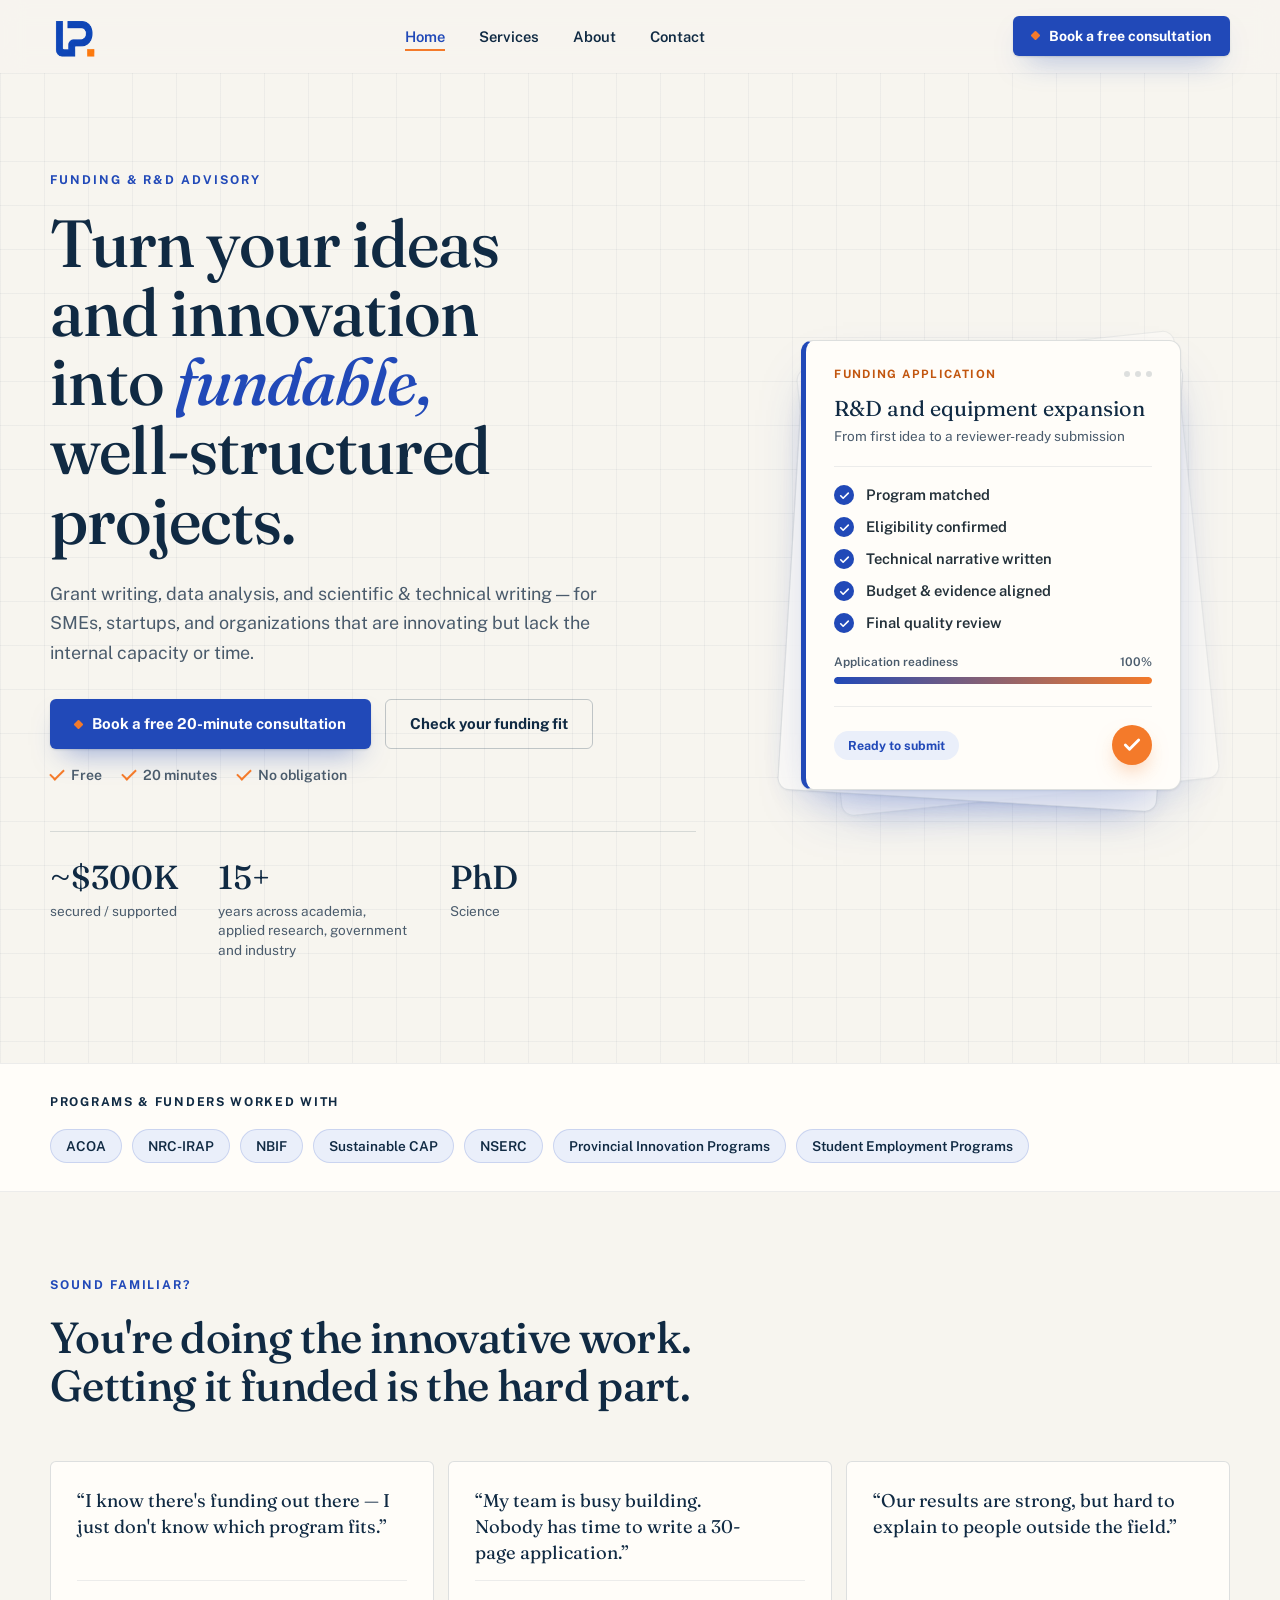
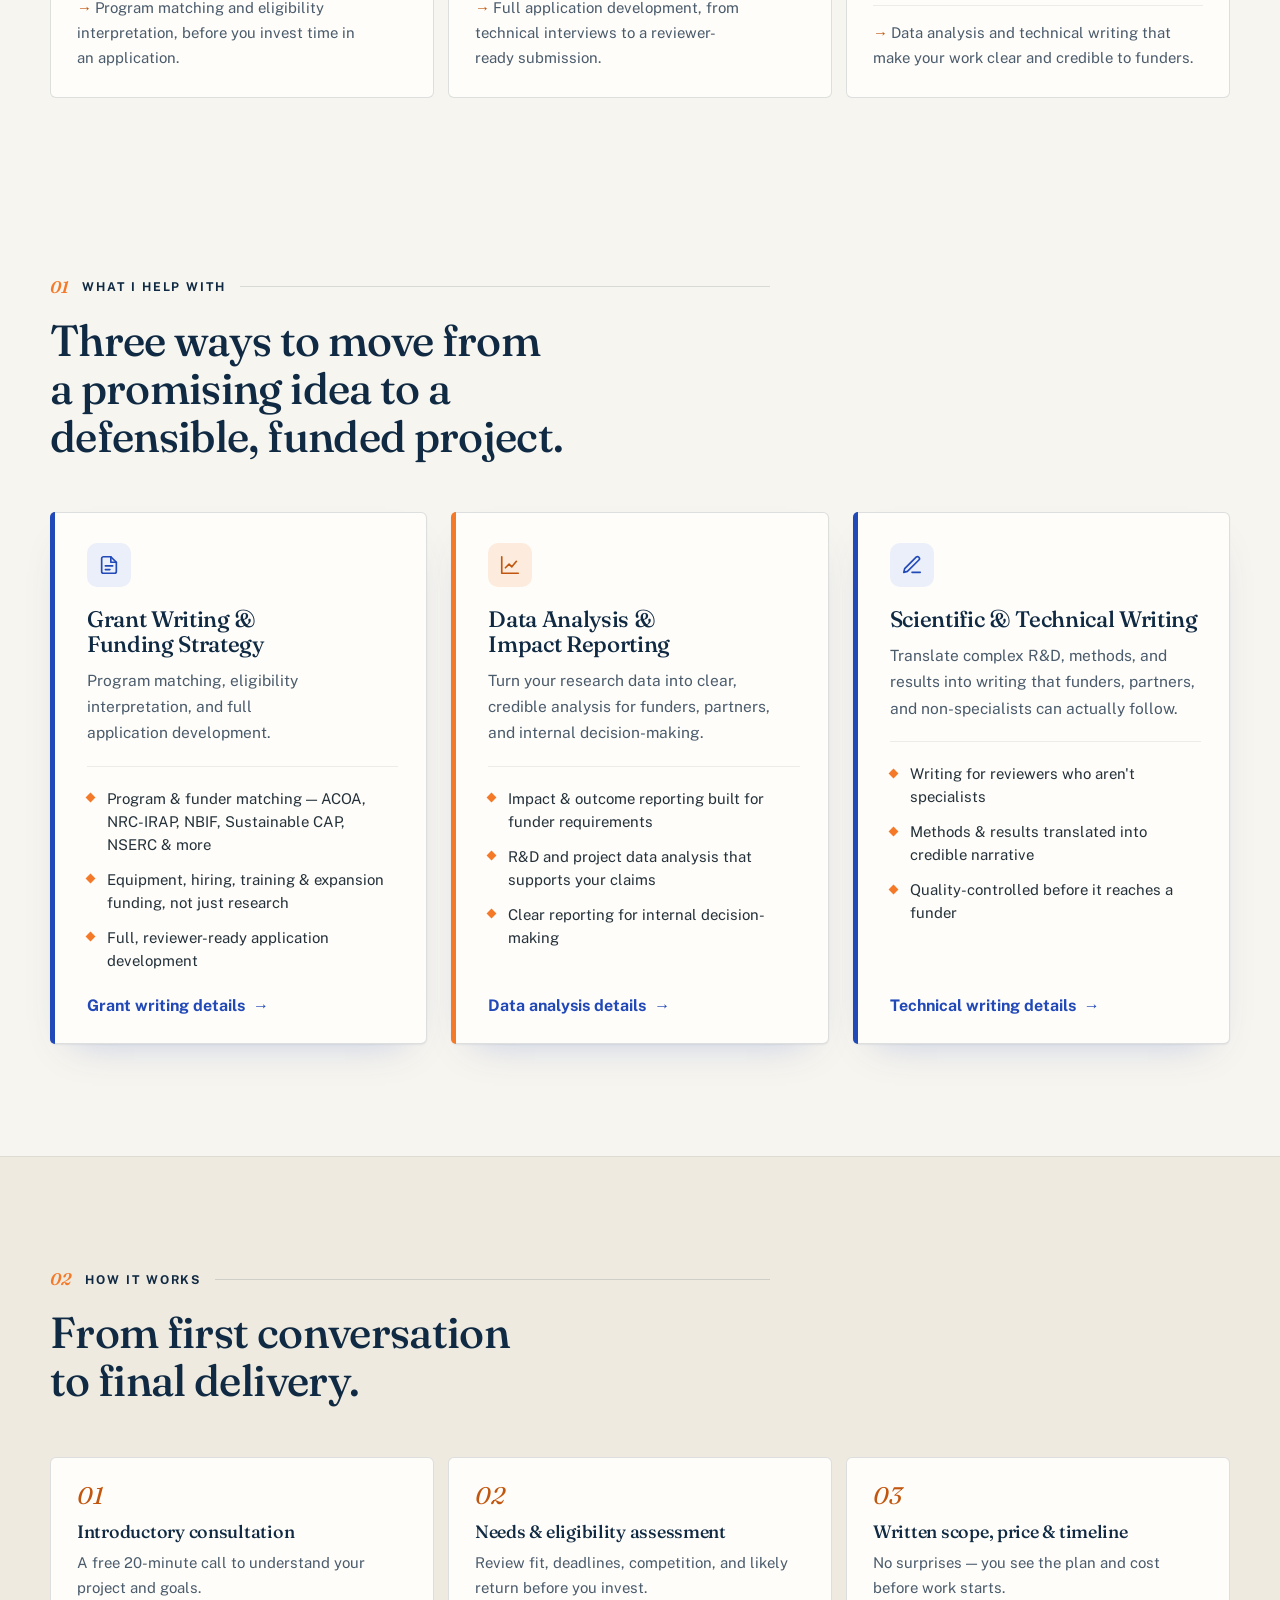
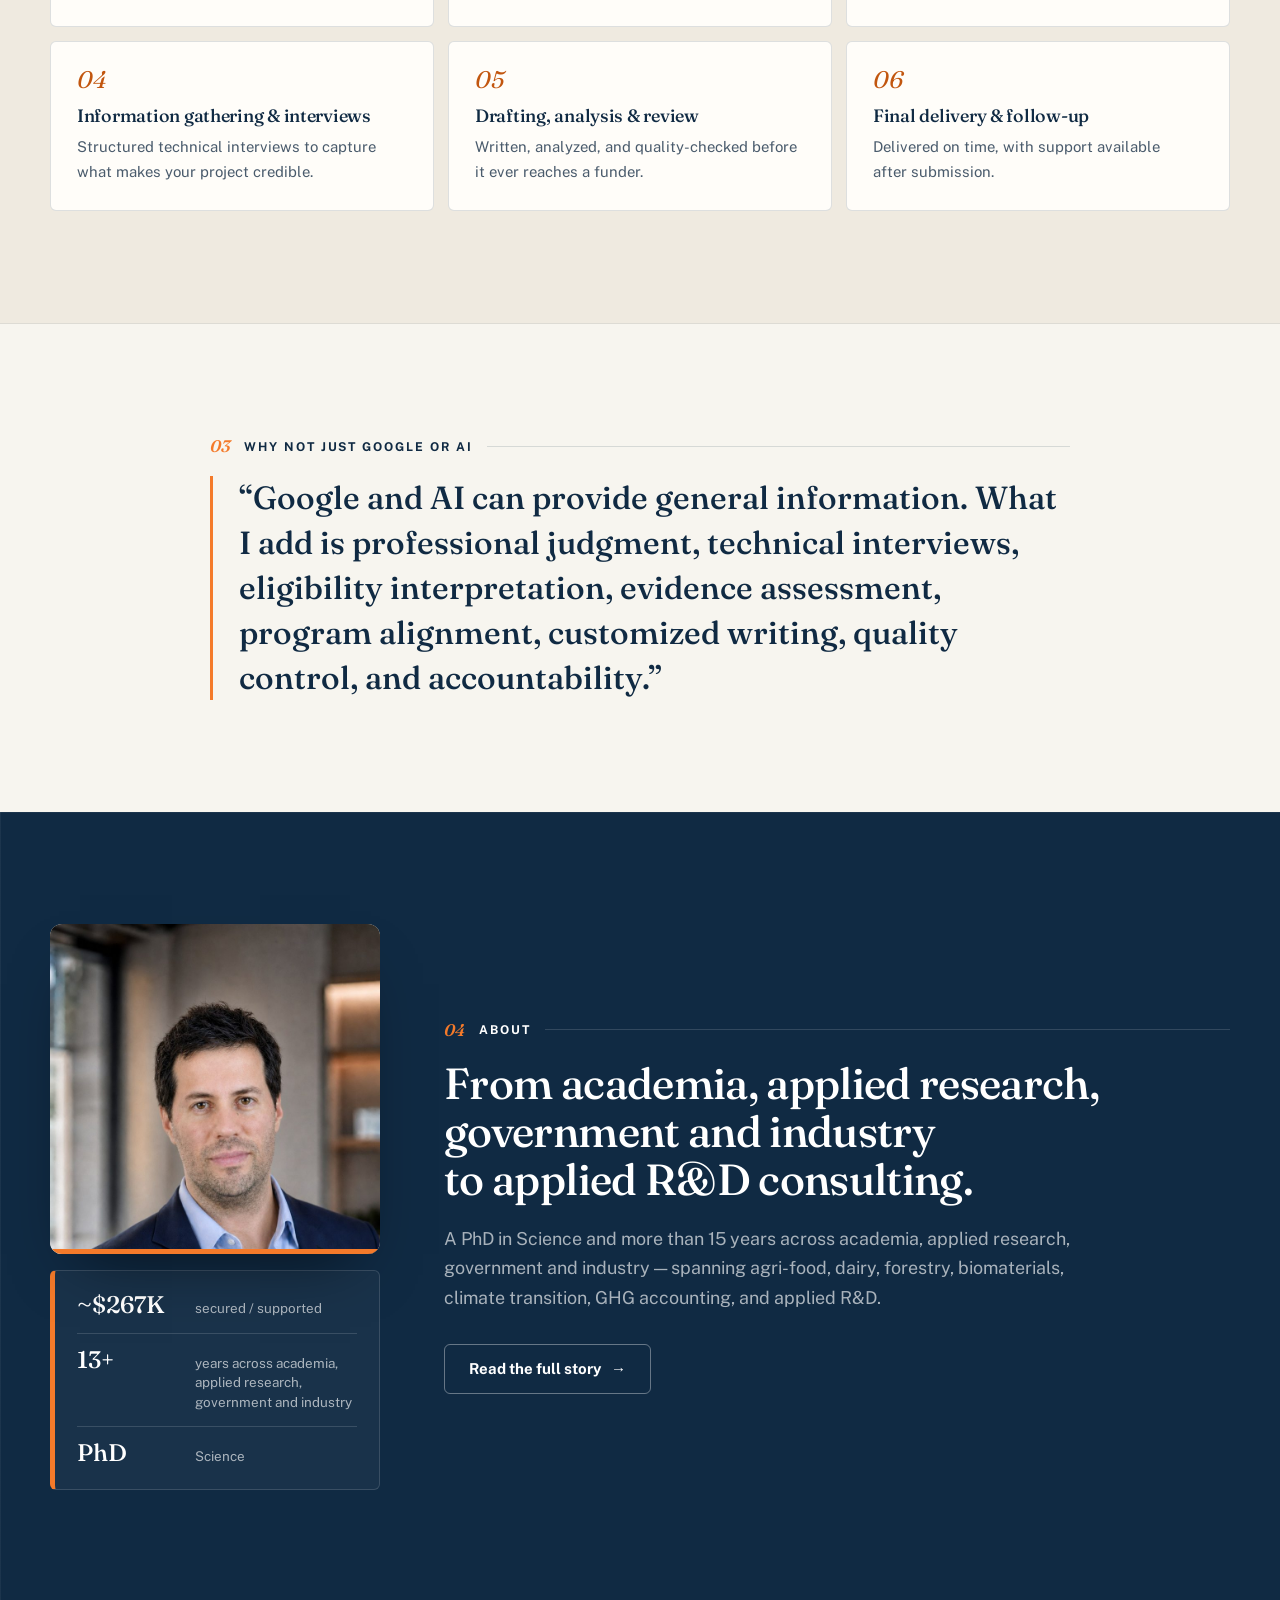
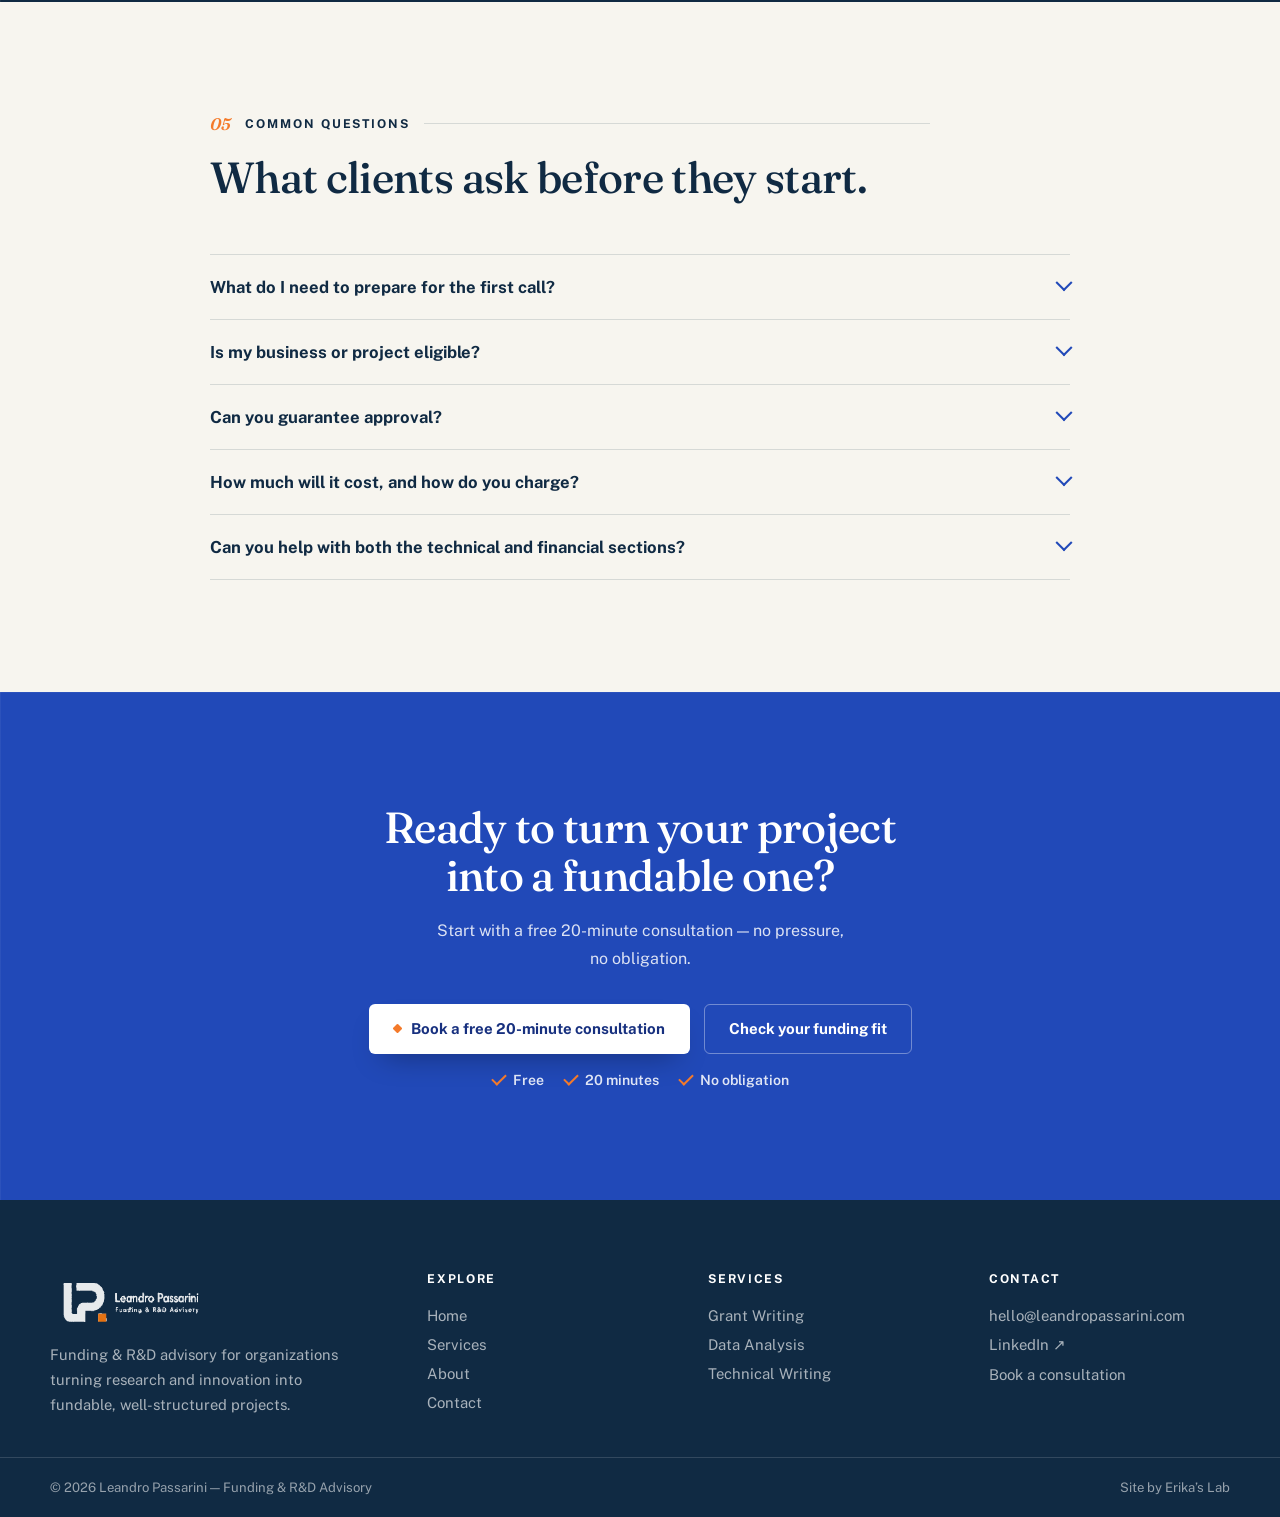
<file: index.html>
<!doctype html>
<html lang="en-CA">
<head>
<meta charset="UTF-8">
<meta name="viewport" content="width=device-width, initial-scale=1.0">
<title>Leandro Passarini | Grant Writing &amp; R&amp;D Funding Advisory in Canada</title>
<meta name="description" content="PhD-led grant writing, funding strategy, data analysis and technical writing for SMEs, startups and organizations in Canada. ACOA, NRC-IRAP, NBIF, Sustainable CAP, NSERC and more.">
<link rel="canonical" href="https://erikaxiataki.github.io/leandro-passarini-advisory/">
<meta name="theme-color" content="#102A43">
<meta property="og:type" content="website">
<meta property="og:site_name" content="Leandro Passarini — Funding &amp; R&amp;D Advisory">
<meta property="og:locale" content="en_CA">
<meta property="og:title" content="Turn your ideas and innovation into fundable, well-structured projects">
<meta property="og:description" content="Grant writing, funding strategy, data analysis and technical writing from a PhD researcher with 15+ years across academia, applied research, government and industry.">
<meta property="og:url" content="https://erikaxiataki.github.io/leandro-passarini-advisory/">
<meta property="og:image" content="https://erikaxiataki.github.io/leandro-passarini-advisory/assets/img/og-image.png">
<meta property="og:image:width" content="1200">
<meta property="og:image:height" content="630">
<meta name="twitter:card" content="summary_large_image">
<link rel="icon" href="assets/img/favicon.ico" sizes="any">
<link rel="icon" type="image/png" sizes="32x32" href="assets/img/favicon-32.png">
<link rel="apple-touch-icon" href="assets/img/favicon-180.png">
<link rel="preconnect" href="https://fonts.googleapis.com">
<link rel="preconnect" href="https://fonts.gstatic.com" crossorigin>
<link rel="stylesheet" href="https://fonts.googleapis.com/css2?family=Fraunces:ital,opsz,wght@0,9..144,400;0,9..144,500;0,9..144,600;1,9..144,400;1,9..144,500&amp;family=Public+Sans:wght@400;500;600;700&amp;display=swap">
<link rel="stylesheet" href="assets/css/style.css">
<script>document.documentElement.classList.add('js')</script>
<script type="application/ld+json">
{
  "@context": "https://schema.org",
  "@graph": [
    {
      "@type": "ProfessionalService",
      "@id": "https://erikaxiataki.github.io/leandro-passarini-advisory/#business",
      "name": "Leandro Passarini — Funding & R&D Advisory",
      "url": "https://erikaxiataki.github.io/leandro-passarini-advisory/",
      "logo": "https://erikaxiataki.github.io/leandro-passarini-advisory/assets/img/logo-lockup.png",
      "image": "https://erikaxiataki.github.io/leandro-passarini-advisory/assets/img/og-image.png",
      "email": "hello@leandropassarini.com",
      "description": "Grant writing, funding strategy, data analysis and scientific & technical writing for SMEs, startups and organizations.",
      "areaServed": { "@type": "Country", "name": "Canada" },
      "founder": { "@id": "https://erikaxiataki.github.io/leandro-passarini-advisory/about.html#person" },
      "sameAs": ["https://www.linkedin.com/in/passarinileandro/"],
      "knowsAbout": ["Grant writing", "Funding strategy", "R&D funding", "Data analysis", "Impact reporting", "Scientific writing", "Technical writing", "GHG accounting", "Agri-food", "Forestry", "Biomaterials"],
      "hasOfferCatalog": {
        "@type": "OfferCatalog",
        "name": "Services",
        "itemListElement": [
          { "@type": "Offer", "itemOffered": { "@type": "Service", "name": "Grant Writing & Funding Strategy", "url": "https://erikaxiataki.github.io/leandro-passarini-advisory/services.html#grants" } },
          { "@type": "Offer", "itemOffered": { "@type": "Service", "name": "Data Analysis & Impact Reporting", "url": "https://erikaxiataki.github.io/leandro-passarini-advisory/services.html#data" } },
          { "@type": "Offer", "itemOffered": { "@type": "Service", "name": "Scientific & Technical Writing", "url": "https://erikaxiataki.github.io/leandro-passarini-advisory/services.html#writing" } }
        ]
      }
    },
    {
      "@type": "WebSite",
      "@id": "https://erikaxiataki.github.io/leandro-passarini-advisory/#website",
      "url": "https://erikaxiataki.github.io/leandro-passarini-advisory/",
      "name": "Leandro Passarini — Funding & R&D Advisory",
      "inLanguage": "en-CA",
      "publisher": { "@id": "https://erikaxiataki.github.io/leandro-passarini-advisory/#business" }
    }
  ]
}
</script>
</head>
<body>
<a class="skip-link" href="#main">Skip to content</a>

<header class="site-header">
  <div class="nav-row">
    <a href="index.html" class="brand" aria-label="Leandro Passarini — home">
      <img src="assets/img/logo-icon.png" alt="" width="160" height="152">
    </a>
    <nav class="nav-links" aria-label="Primary">
      <a href="index.html" aria-current="page">Home</a>
      <a href="services.html">Services</a>
      <a href="about.html">About</a>
      <a href="contact.html">Contact</a>
    </nav>
    <div class="nav-cta">
      <a href="contact.html" class="btn btn-primary btn-sm"><span class="dot"></span>Book a free consultation</a>
      <button class="nav-toggle" type="button" aria-expanded="false" aria-controls="mobile-panel" aria-label="Open menu"><span></span></button>
    </div>
  </div>
  <nav id="mobile-panel" class="mobile-panel" aria-label="Mobile">
    <a href="index.html" aria-current="page">Home</a>
    <a href="services.html">Services</a>
    <a href="about.html">About</a>
    <a href="contact.html">Contact</a>
    <a href="contact.html" class="btn btn-primary btn-block"><span class="dot"></span>Book a free consultation</a>
  </nav>
</header>

<main id="main">

<!-- ============ HERO ============ -->
<section class="hero blueprint">
  <div class="container hero-grid">
    <div>
      <p class="eyebrow">Funding &amp; R&amp;D Advisory</p>
      <h1 class="flow-text">
        <span class="word" style="--i:0"><span>Turn</span></span> <span class="word" style="--i:1"><span>your</span></span> <span class="word" style="--i:2"><span>ideas</span></span> <span class="word" style="--i:3"><span>and</span></span> <span class="word" style="--i:4"><span>innovation</span></span> <span class="word" style="--i:5"><span>into</span></span> <span class="word" style="--i:6"><span class="accent">fundable,</span></span> <span class="word" style="--i:7"><span>well-structured</span></span> <span class="word" style="--i:8"><span>projects.</span></span>
      </h1>
      <p class="lede">
        Grant writing, data analysis, and scientific &amp; technical writing — for SMEs, startups,
        and organizations that are innovating but lack the internal capacity or time.
      </p>
      <div class="btn-row">
        <a href="contact.html" class="btn btn-primary"><span class="dot"></span>Book a free 20-minute consultation</a>
        <a href="contact.html#fit" class="btn btn-secondary">Check your funding fit</a>
      </div>
      <ul class="reassure">
        <li>Free</li><li>20 minutes</li><li>No obligation</li>
      </ul>
      <div class="stat-row">
        <div class="stat"><span class="num"><span class="count-up" data-target="300" data-prefix="~$" data-suffix="K">~$300K</span></span><span class="lbl">secured / supported</span></div>
        <div class="stat"><span class="num"><span class="count-up" data-target="15" data-suffix="+">15+</span></span><span class="lbl">years across academia, applied research, government and industry</span></div>
        <div class="stat"><span class="num">PhD</span><span class="lbl">Science</span></div>
      </div>
    </div>

    <div class="hero-visual" aria-hidden="true">
      <div class="app-stack">
        <div class="app-back app-back--2"></div>
        <div class="app-back app-back--1"></div>
        <div class="app-card">
          <div class="app-head">
            <span class="app-tag">Funding application</span>
            <span class="app-dots"><span></span><span></span><span></span></span>
          </div>
          <p class="app-title">R&amp;D and equipment expansion</p>
          <p class="app-sub">From first idea to a reviewer-ready submission</p>
          <ul class="app-steps">
            <li style="--d:0">Program matched</li>
            <li style="--d:1">Eligibility confirmed</li>
            <li style="--d:2">Technical narrative written</li>
            <li style="--d:3">Budget &amp; evidence aligned</li>
            <li style="--d:4">Final quality review</li>
          </ul>
          <div class="app-progress">
            <div class="app-progress-row"><span>Application readiness</span><span>100%</span></div>
            <div class="app-progress-track"><div class="app-progress-fill"></div></div>
          </div>
          <div class="app-foot">
            <span class="app-badge">Ready to submit</span>
            <span class="app-check"><svg viewBox="0 0 24 24"><path d="M4 12l5 5 11-11"/></svg></span>
          </div>
        </div>
      </div>
    </div>
  </div>
</section>

<!-- ============ PROGRAMS ============ -->
<section class="programs" aria-labelledby="programs-title">
  <div class="container programs-row">
    <p class="programs-title" id="programs-title">Programs &amp; funders worked with</p>
    <ul class="pill-list" style="list-style:none; padding:0; margin:0;">
      <li class="tag-pill">ACOA</li>
      <li class="tag-pill">NRC-IRAP</li>
      <li class="tag-pill">NBIF</li>
      <li class="tag-pill">Sustainable CAP</li>
      <li class="tag-pill">NSERC</li>
      <li class="tag-pill">Provincial Innovation Programs</li>
      <li class="tag-pill">Student Employment Programs</li>
    </ul>
  </div>
</section>

<!-- ============ PAIN POINTS ============ -->
<section class="section section--tight" aria-labelledby="pain-title">
  <div class="container">
    <div class="section-head reveal">
      <p class="eyebrow">Sound familiar?</p>
      <h2 id="pain-title">You're doing the innovative work. Getting it funded is the hard part.</h2>
    </div>
    <div class="grid grid-3 gap-sm reveal-stagger">
      <div class="pain reveal">
        <p class="pain-q">&ldquo;I know there's funding out there — I just don't know which program fits.&rdquo;</p>
        <p class="pain-a">Program matching and eligibility interpretation, before you invest time in an application.</p>
      </div>
      <div class="pain reveal">
        <p class="pain-q">&ldquo;My team is busy building. Nobody has time to write a 30-page application.&rdquo;</p>
        <p class="pain-a">Full application development, from technical interviews to a reviewer-ready submission.</p>
      </div>
      <div class="pain reveal">
        <p class="pain-q">&ldquo;Our results are strong, but hard to explain to people outside the field.&rdquo;</p>
        <p class="pain-a">Data analysis and technical writing that make your work clear and credible to funders.</p>
      </div>
    </div>
  </div>
</section>

<!-- ============ SERVICES ============ -->
<section id="services" class="section" aria-labelledby="services-title">
  <div class="container">
    <div class="section-head reveal">
      <div class="section-label"><span class="num">01</span><span class="txt">What I help with</span><span class="rule"></span></div>
      <h2 id="services-title">Three ways to move from a promising idea to a defensible, funded project.</h2>
    </div>

    <div class="grid grid-3 services-grid reveal-stagger">
      <article class="report-card service-card reveal">
        <div class="icon" aria-hidden="true"><svg viewBox="0 0 24 24" fill="none" stroke="currentColor" stroke-width="1.8" stroke-linecap="round" stroke-linejoin="round"><path d="M14 3H6a2 2 0 0 0-2 2v14a2 2 0 0 0 2 2h12a2 2 0 0 0 2-2V9z"/><path d="M14 3v6h6M8 13h8M8 17h5"/></svg></div>
        <h3>Grant Writing &amp; Funding Strategy</h3>
        <p>Program matching, eligibility interpretation, and full application development.</p>
        <ul class="check-list">
          <li>Program &amp; funder matching — ACOA, NRC-IRAP, NBIF, Sustainable CAP, NSERC &amp; more</li>
          <li>Equipment, hiring, training &amp; expansion funding, not just research</li>
          <li>Full, reviewer-ready application development</li>
        </ul>
        <a href="services.html#grants" class="text-link">Grant writing details <span aria-hidden="true">→</span></a>
      </article>

      <article class="report-card service-card spine-orange reveal">
        <div class="icon" aria-hidden="true"><svg viewBox="0 0 24 24" fill="none" stroke="currentColor" stroke-width="1.8" stroke-linecap="round" stroke-linejoin="round"><path d="M3 3v18h18"/><path d="M7 15l4-4 3 3 5-6"/></svg></div>
        <h3>Data Analysis &amp; Impact Reporting</h3>
        <p>Turn your research data into clear, credible analysis for funders, partners, and internal decision-making.</p>
        <ul class="check-list">
          <li>Impact &amp; outcome reporting built for funder requirements</li>
          <li>R&amp;D and project data analysis that supports your claims</li>
          <li>Clear reporting for internal decision-making</li>
        </ul>
        <a href="services.html#data" class="text-link">Data analysis details <span aria-hidden="true">→</span></a>
      </article>

      <article class="report-card service-card reveal">
        <div class="icon" aria-hidden="true"><svg viewBox="0 0 24 24" fill="none" stroke="currentColor" stroke-width="1.8" stroke-linecap="round" stroke-linejoin="round"><path d="M12 20h9"/><path d="M16.5 3.5a2.1 2.1 0 0 1 3 3L7 19l-4 1 1-4z"/></svg></div>
        <h3>Scientific &amp; Technical Writing</h3>
        <p>Translate complex R&amp;D, methods, and results into writing that funders, partners, and non-specialists can actually follow.</p>
        <ul class="check-list">
          <li>Writing for reviewers who aren't specialists</li>
          <li>Methods &amp; results translated into credible narrative</li>
          <li>Quality-controlled before it reaches a funder</li>
        </ul>
        <a href="services.html#writing" class="text-link">Technical writing details <span aria-hidden="true">→</span></a>
      </article>
    </div>
  </div>
</section>

<!-- ============ PROCESS ============ -->
<section class="section section--tint" aria-labelledby="process-title">
  <div class="container">
    <div class="section-head reveal">
      <div class="section-label"><span class="num">02</span><span class="txt">How it works</span><span class="rule"></span></div>
      <h2 id="process-title">From first conversation to final delivery.</h2>
    </div>

    <ol class="grid grid-3 gap-sm reveal-stagger" style="list-style:none; padding:0; margin:0;">
      <li class="step reveal"><span class="n">01</span><h3>Introductory consultation</h3><p>A free 20-minute call to understand your project and goals.</p></li>
      <li class="step reveal"><span class="n">02</span><h3>Needs &amp; eligibility assessment</h3><p>Review fit, deadlines, competition, and likely return before you invest.</p></li>
      <li class="step reveal"><span class="n">03</span><h3>Written scope, price &amp; timeline</h3><p>No surprises — you see the plan and cost before work starts.</p></li>
      <li class="step reveal"><span class="n">04</span><h3>Information gathering &amp; interviews</h3><p>Structured technical interviews to capture what makes your project credible.</p></li>
      <li class="step reveal"><span class="n">05</span><h3>Drafting, analysis &amp; review</h3><p>Written, analyzed, and quality-checked before it ever reaches a funder.</p></li>
      <li class="step reveal"><span class="n">06</span><h3>Final delivery &amp; follow-up</h3><p>Delivered on time, with support available after submission.</p></li>
    </ol>
  </div>
</section>

<!-- ============ WHY DIFFERENT ============ -->
<section class="section" aria-labelledby="why-title">
  <div class="container container--narrow">
    <div class="section-label reveal"><span class="num">03</span><span class="txt" id="why-title">Why not just Google or AI</span><span class="rule"></span></div>
    <blockquote class="pull-quote reveal">
      &ldquo;Google and AI can provide general information. What I add is professional judgment,
      technical interviews, eligibility interpretation, evidence assessment, program alignment,
      customized writing, quality control, and accountability.&rdquo;
    </blockquote>
  </div>
</section>

<!-- ============ ABOUT TEASER ============ -->
<section class="section section--navy blueprint" aria-labelledby="about-title">
  <div class="container split split--center">
    <div class="about-visual reveal">
      <figure class="portrait portrait--dark">
        <img src="assets/img/leandro-headshot.jpg" alt="Leandro Passarini" width="800" height="1335" loading="lazy">
      </figure>
      <div class="panel-dark">
        <div class="stat-inline">
          <div class="stat"><span class="num"><span class="count-up" data-target="300" data-prefix="~$" data-suffix="K">~$300K</span></span><span class="lbl">secured / supported</span></div>
          <div class="stat"><span class="num"><span class="count-up" data-target="15" data-suffix="+">15+</span></span><span class="lbl">years across academia, applied research, government and industry</span></div>
          <div class="stat"><span class="num">PhD</span><span class="lbl">Science</span></div>
        </div>
      </div>
    </div>
    <div class="reveal">
      <div class="section-label"><span class="num">04</span><span class="txt">About</span><span class="rule"></span></div>
      <h2 id="about-title">From academia, applied research, government and industry to applied R&amp;D consulting.</h2>
      <p class="lede" style="margin-top:20px;">
        A PhD in Science and more than 15 years across academia, applied research, government and
        industry — spanning agri-food, dairy, forestry, biomaterials, climate transition, GHG accounting,
        and applied R&amp;D.
      </p>
      <div class="btn-row"><a href="about.html" class="btn btn-ghost-light">Read the full story <span aria-hidden="true">→</span></a></div>
    </div>
  </div>
</section>

<!-- ============ FAQ ============ -->
<section class="section" aria-labelledby="faq-title">
  <div class="container container--narrow">
    <div class="section-head reveal">
      <div class="section-label"><span class="num">05</span><span class="txt">Common questions</span><span class="rule"></span></div>
      <h2 id="faq-title">What clients ask before they start.</h2>
    </div>

    <div class="faq reveal">
      <details>
        <summary>What do I need to prepare for the first call?</summary>
        <p>Nothing formal. A short description of your project, a rough budget, and your timeline are enough to start. We'll work out the rest together.</p>
      </details>
      <details>
        <summary>Is my business or project eligible?</summary>
        <p>That's exactly what the free 20-minute consultation and follow-up eligibility assessment are for — we'll review your project against real program criteria before you commit to anything.</p>
      </details>
      <details>
        <summary>Can you guarantee approval?</summary>
        <p>No — funding decisions belong to funding agencies, not to me. What I commit to is an honest assessment, high-quality preparation, strong documentation, and full alignment with program requirements.</p>
      </details>
      <details>
        <summary>How much will it cost, and how do you charge?</summary>
        <p>A combination of fixed project fees, hourly consulting, and monthly retainers — with success-based fees considered for selected grants where appropriate. You'll always see the price before work starts.</p>
      </details>
      <details>
        <summary>Can you help with both the technical and financial sections?</summary>
        <p>Yes — including funding for equipment, hiring, training, expansion, commercialization, export development, sustainability, and technology adoption, not just research.</p>
      </details>
    </div>
  </div>
</section>

<!-- ============ FINAL CTA ============ -->
<section class="section section--blue blueprint">
  <div class="container cta-band reveal">
    <h2>Ready to turn your project into a fundable one?</h2>
    <p>Start with a free 20-minute consultation — no pressure, no obligation.</p>
    <div class="btn-row btn-row--center">
      <a href="contact.html" class="btn btn-light"><span class="dot"></span>Book a free 20-minute consultation</a>
      <a href="contact.html#fit" class="btn btn-ghost-light">Check your funding fit</a>
    </div>
    <ul class="reassure reassure--light">
      <li>Free</li><li>20 minutes</li><li>No obligation</li>
    </ul>
  </div>
</section>

</main>

<div class="mobile-cta">
  <a href="contact.html" class="btn btn-primary btn-block"><span class="dot"></span>Book a free 20-minute consultation</a>
</div>

<footer class="site-footer">
  <div class="container footer-grid">
    <div>
      <img src="assets/img/logo-lockup-white.png" alt="Leandro Passarini — Funding &amp; R&amp;D Advisory" width="473" height="164" loading="lazy">
      <p>Funding &amp; R&amp;D advisory for organizations turning research and innovation into fundable, well-structured projects.</p>
    </div>
    <nav aria-label="Footer">
      <h2>Explore</h2>
      <ul>
        <li><a href="index.html">Home</a></li>
        <li><a href="services.html">Services</a></li>
        <li><a href="about.html">About</a></li>
        <li><a href="contact.html">Contact</a></li>
      </ul>
    </nav>
    <div>
      <h2>Services</h2>
      <ul>
        <li><a href="services.html#grants">Grant Writing</a></li>
        <li><a href="services.html#data">Data Analysis</a></li>
        <li><a href="services.html#writing">Technical Writing</a></li>
      </ul>
    </div>
    <div>
      <h2>Contact</h2>
      <ul>
        <li><a href="mailto:hello@leandropassarini.com">hello@leandropassarini.com</a></li>
        <li><a href="https://www.linkedin.com/in/passarinileandro/" target="_blank" rel="noopener">LinkedIn <span aria-hidden="true">↗</span></a></li>
        <li><a href="contact.html">Book a consultation</a></li>
      </ul>
    </div>
  </div>
  <div class="footer-bottom">
    <div class="container">
      <span>© 2026 Leandro Passarini — Funding &amp; R&amp;D Advisory</span>
      <span>Site by Erika’s Lab</span>
    </div>
  </div>
</footer>

<script src="assets/js/main.js" defer></script>
</body>
</html>
</file>
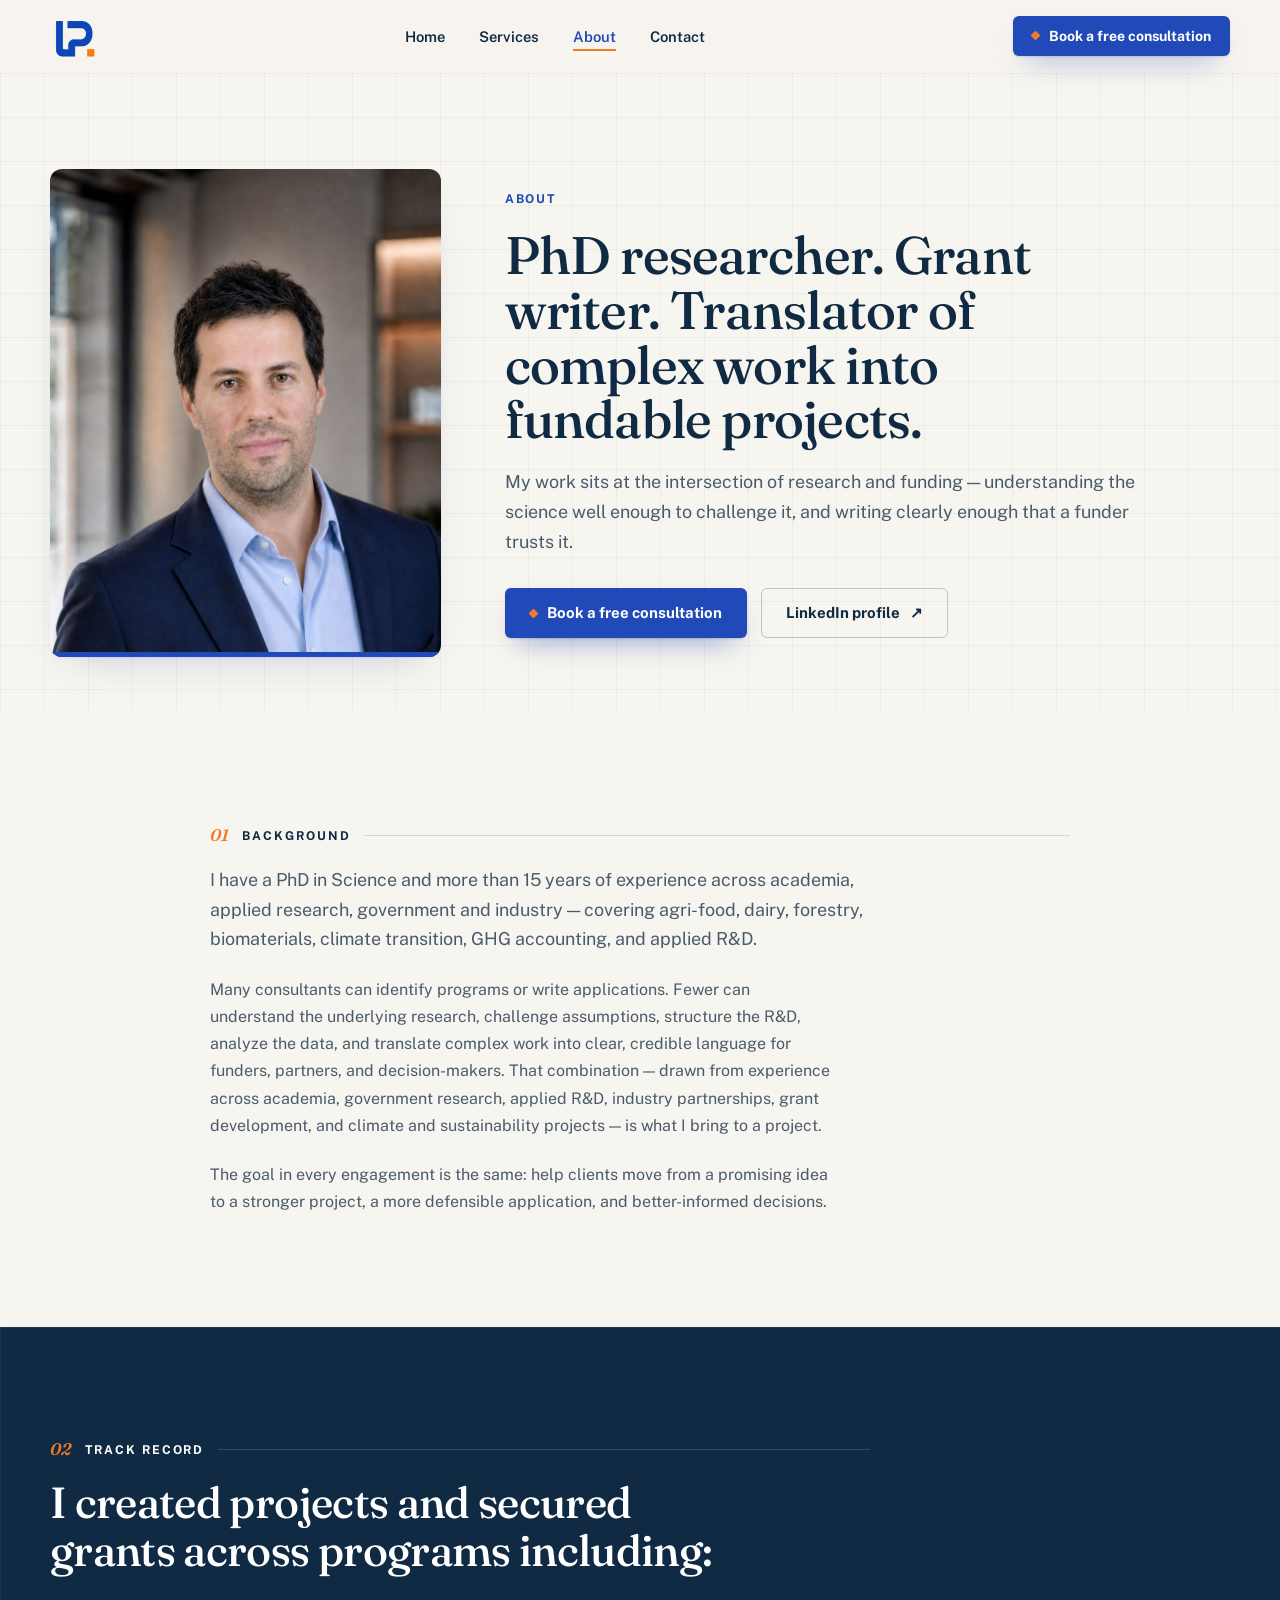
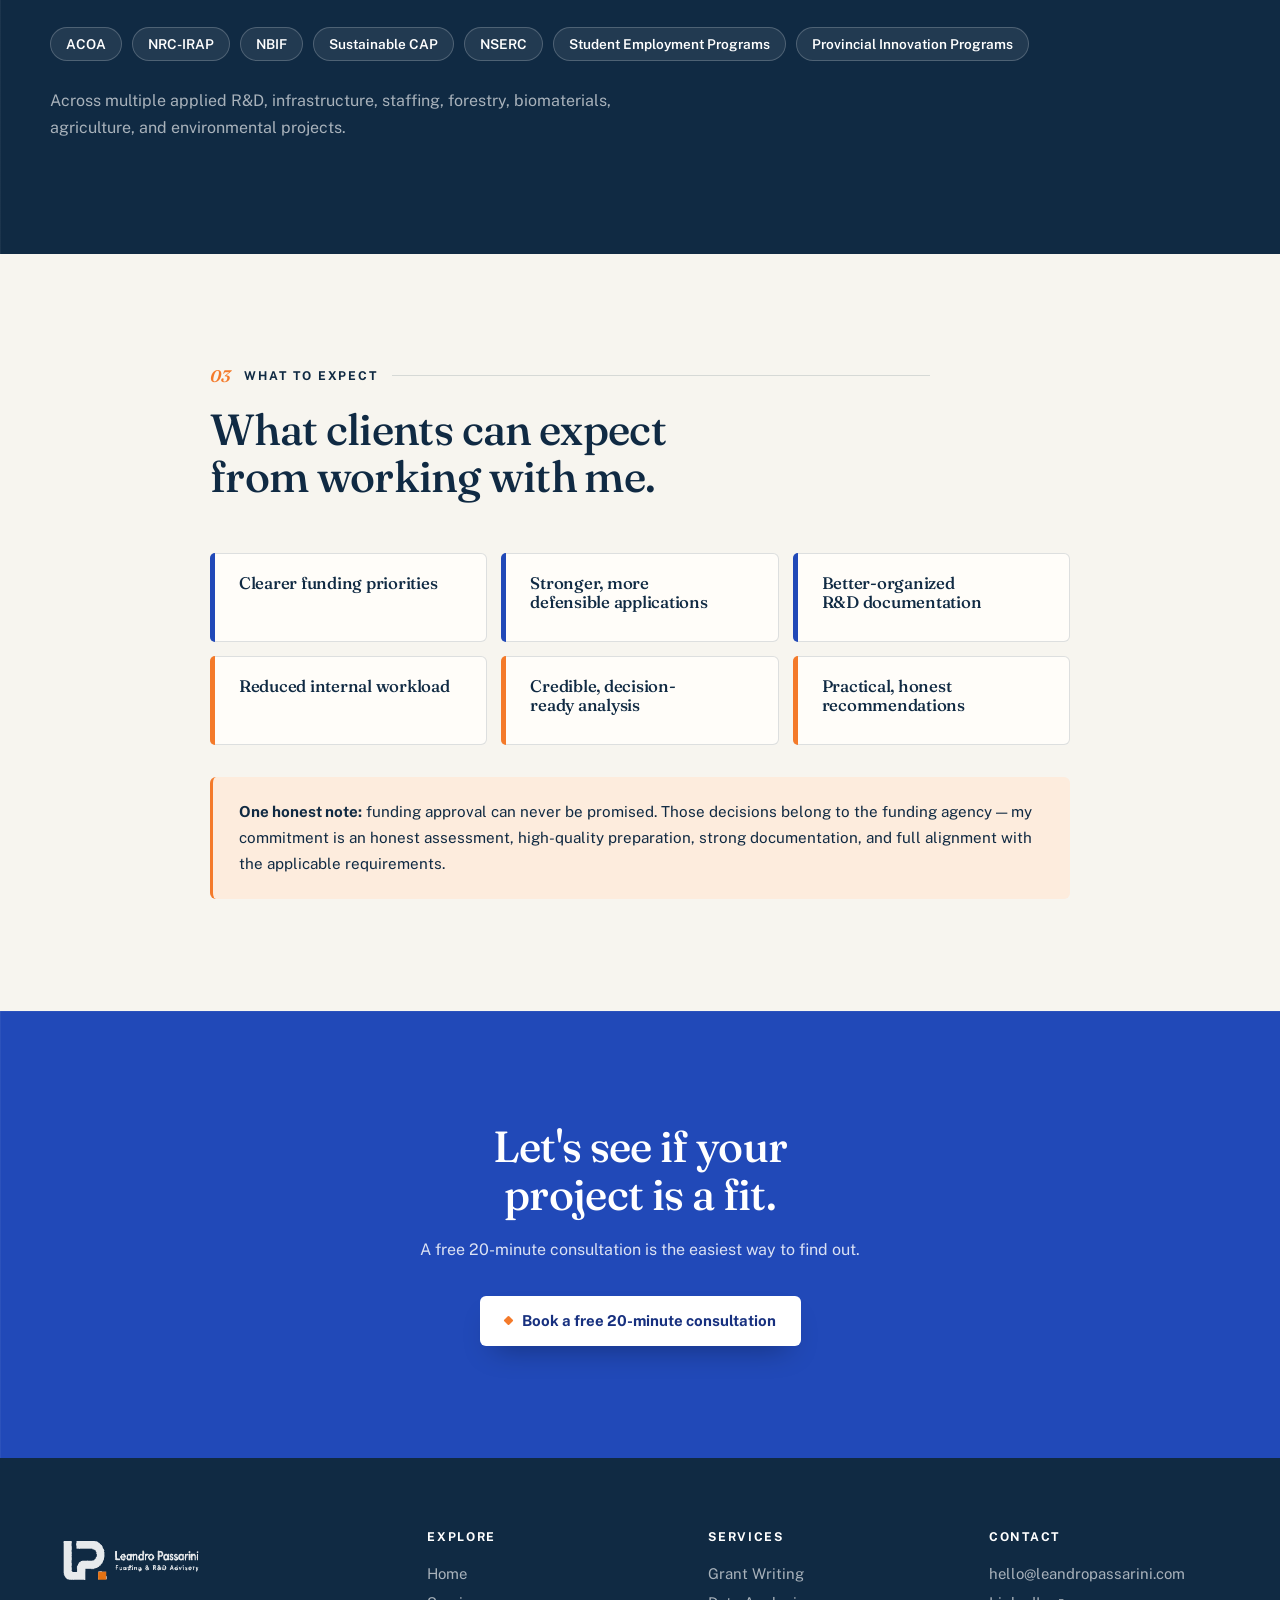
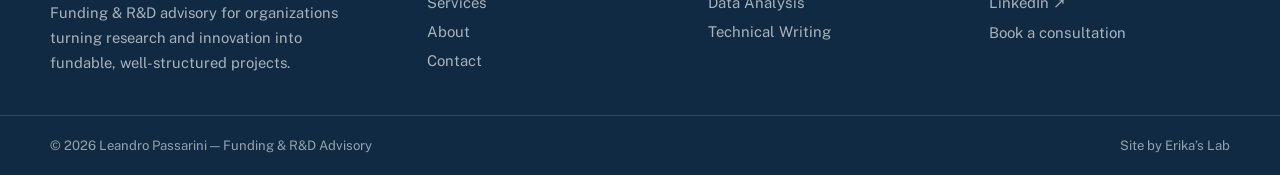
<file: about.html>
<!doctype html>
<html lang="en-CA">
<head>
<meta charset="UTF-8">
<meta name="viewport" content="width=device-width, initial-scale=1.0">
<title>About Leandro Passarini, PhD | Funding &amp; R&amp;D Advisory</title>
<meta name="description" content="PhD in Science with 15+ years across academia, applied research, government and industry. Projects created and grants secured with ACOA, NRC-IRAP, NBIF, Sustainable CAP, NSERC and more.">
<link rel="canonical" href="https://erikaxiataki.github.io/leandro-passarini-advisory/about.html">
<meta name="theme-color" content="#102A43">
<meta property="og:type" content="profile">
<meta property="og:site_name" content="Leandro Passarini — Funding &amp; R&amp;D Advisory">
<meta property="og:locale" content="en_CA">
<meta property="og:title" content="About Leandro Passarini, PhD">
<meta property="og:description" content="PhD researcher, grant writer, and translator of complex work into fundable projects.">
<meta property="og:url" content="https://erikaxiataki.github.io/leandro-passarini-advisory/about.html">
<meta property="og:image" content="https://erikaxiataki.github.io/leandro-passarini-advisory/assets/img/og-image.png">
<meta property="og:image:width" content="1200">
<meta property="og:image:height" content="630">
<meta name="twitter:card" content="summary_large_image">
<link rel="icon" href="assets/img/favicon.ico" sizes="any">
<link rel="icon" type="image/png" sizes="32x32" href="assets/img/favicon-32.png">
<link rel="apple-touch-icon" href="assets/img/favicon-180.png">
<link rel="preconnect" href="https://fonts.googleapis.com">
<link rel="preconnect" href="https://fonts.gstatic.com" crossorigin>
<link rel="stylesheet" href="https://fonts.googleapis.com/css2?family=Fraunces:ital,opsz,wght@0,9..144,400;0,9..144,500;0,9..144,600;1,9..144,400;1,9..144,500&amp;family=Public+Sans:wght@400;500;600;700&amp;display=swap">
<link rel="stylesheet" href="assets/css/style.css">
<script>document.documentElement.classList.add('js')</script>
<script type="application/ld+json">
{
  "@context": "https://schema.org",
  "@graph": [
    {
      "@type": "Person",
      "@id": "https://erikaxiataki.github.io/leandro-passarini-advisory/about.html#person",
      "name": "Leandro Passarini",
      "honorificSuffix": "PhD",
      "jobTitle": "Funding & R&D Advisor",
      "url": "https://erikaxiataki.github.io/leandro-passarini-advisory/about.html",
      "image": "https://erikaxiataki.github.io/leandro-passarini-advisory/assets/img/leandro-headshot.jpg",
      "email": "hello@leandropassarini.com",
      "sameAs": ["https://www.linkedin.com/in/passarinileandro/"],
      "worksFor": { "@id": "https://erikaxiataki.github.io/leandro-passarini-advisory/#business" },
      "knowsAbout": ["Grant writing", "R&D funding", "Data analysis", "Scientific writing", "Agri-food", "Dairy", "Forestry", "Biomaterials", "Climate transition", "GHG accounting"]
    },
    {
      "@type": "BreadcrumbList",
      "itemListElement": [
        { "@type": "ListItem", "position": 1, "name": "Home", "item": "https://erikaxiataki.github.io/leandro-passarini-advisory/" },
        { "@type": "ListItem", "position": 2, "name": "About", "item": "https://erikaxiataki.github.io/leandro-passarini-advisory/about.html" }
      ]
    }
  ]
}
</script>
</head>
<body>
<a class="skip-link" href="#main">Skip to content</a>

<header class="site-header">
  <div class="nav-row">
    <a href="index.html" class="brand" aria-label="Leandro Passarini — home">
      <img src="assets/img/logo-icon.png" alt="" width="160" height="152">
    </a>
    <nav class="nav-links" aria-label="Primary">
      <a href="index.html">Home</a>
      <a href="services.html">Services</a>
      <a href="about.html" aria-current="page">About</a>
      <a href="contact.html">Contact</a>
    </nav>
    <div class="nav-cta">
      <a href="contact.html" class="btn btn-primary btn-sm"><span class="dot"></span>Book a free consultation</a>
      <button class="nav-toggle" type="button" aria-expanded="false" aria-controls="mobile-panel" aria-label="Open menu"><span></span></button>
    </div>
  </div>
  <nav id="mobile-panel" class="mobile-panel" aria-label="Mobile">
    <a href="index.html">Home</a>
    <a href="services.html">Services</a>
    <a href="about.html" aria-current="page">About</a>
    <a href="contact.html">Contact</a>
    <a href="contact.html" class="btn btn-primary btn-block"><span class="dot"></span>Book a free consultation</a>
  </nav>
</header>

<main id="main">

<!-- HERO -->
<section class="page-hero blueprint">
  <div class="container split split--center split--portrait">
    <figure class="portrait">
      <img src="assets/img/leandro-headshot.jpg" alt="Portrait of Leandro Passarini" width="800" height="1335">
    </figure>
    <div>
      <p class="eyebrow">About</p>
      <h1 class="h1-sm" style="max-width:17ch;">PhD researcher. Grant writer. Translator of complex work into fundable projects.</h1>
      <p class="lede">
        My work sits at the intersection of research and funding — understanding the science well
        enough to challenge it, and writing clearly enough that a funder trusts it.
      </p>
      <div class="btn-row">
        <a href="contact.html" class="btn btn-primary"><span class="dot"></span>Book a free consultation</a>
        <a href="https://www.linkedin.com/in/passarinileandro/" target="_blank" rel="noopener" class="btn btn-secondary">LinkedIn profile <span aria-hidden="true">↗</span></a>
      </div>
    </div>
  </div>
</section>

<!-- STORY -->
<section class="section" aria-labelledby="background-title">
  <div class="container container--narrow">
    <div class="section-label reveal"><span class="num">01</span><span class="txt" id="background-title">Background</span><span class="rule"></span></div>
    <div class="reveal" style="display:grid; gap:22px;">
      <p class="lede">I have a PhD in Science and more than 15 years of experience across academia, applied research, government and industry — covering agri-food, dairy, forestry, biomaterials, climate transition, GHG accounting, and applied R&amp;D.</p>
      <p class="measure">Many consultants can identify programs or write applications. Fewer can understand the underlying research, challenge assumptions, structure the R&amp;D, analyze the data, and translate complex work into clear, credible language for funders, partners, and decision-makers. That combination — drawn from experience across academia, government research, applied R&amp;D, industry partnerships, grant development, and climate and sustainability projects — is what I bring to a project.</p>
      <p class="measure">The goal in every engagement is the same: help clients move from a promising idea to a stronger project, a more defensible application, and better-informed decisions.</p>
    </div>
  </div>
</section>

<!-- TRACK RECORD -->
<section class="section section--navy blueprint" aria-labelledby="track-title">
  <div class="container">
    <div class="section-head reveal" style="max-width:820px;">
      <div class="section-label"><span class="num">02</span><span class="txt">Track record</span><span class="rule"></span></div>
      <h2 id="track-title">I created projects and secured grants across programs including:</h2>
    </div>
    <ul class="pill-list reveal" style="list-style:none; padding:0; margin:0;">
      <li class="tag-pill">ACOA</li>
      <li class="tag-pill">NRC-IRAP</li>
      <li class="tag-pill">NBIF</li>
      <li class="tag-pill">Sustainable CAP</li>
      <li class="tag-pill">NSERC</li>
      <li class="tag-pill">Student Employment Programs</li>
      <li class="tag-pill">Provincial Innovation Programs</li>
    </ul>
    <p class="reveal measure" style="margin-top:26px;">Across multiple applied R&amp;D, infrastructure, staffing, forestry, biomaterials, agriculture, and environmental projects.</p>
  </div>
</section>

<!-- WHAT TO EXPECT -->
<section class="section" aria-labelledby="expect-title">
  <div class="container container--narrow">
    <div class="section-head reveal">
      <div class="section-label"><span class="num">03</span><span class="txt">What to expect</span><span class="rule"></span></div>
      <h2 id="expect-title">What clients can expect from working with me.</h2>
    </div>
    <ul class="grid grid-3 gap-sm reveal-stagger" style="list-style:none; padding:0; margin:0;">
      <li class="report-card report-card--flat report-card--sm reveal"><h3>Clearer funding priorities</h3></li>
      <li class="report-card report-card--flat report-card--sm reveal"><h3>Stronger, more defensible applications</h3></li>
      <li class="report-card report-card--flat report-card--sm reveal"><h3>Better-organized R&amp;D documentation</h3></li>
      <li class="report-card report-card--flat report-card--sm spine-orange reveal"><h3>Reduced internal workload</h3></li>
      <li class="report-card report-card--flat report-card--sm spine-orange reveal"><h3>Credible, decision-ready analysis</h3></li>
      <li class="report-card report-card--flat report-card--sm spine-orange reveal"><h3>Practical, honest recommendations</h3></li>
    </ul>
    <div class="note reveal">
      <p><strong>One honest note:</strong> funding approval can never be promised. Those decisions belong to the funding agency — my commitment is an honest assessment, high-quality preparation, strong documentation, and full alignment with the applicable requirements.</p>
    </div>
  </div>
</section>

<!-- CTA -->
<section class="section section--blue blueprint">
  <div class="container cta-band reveal">
    <h2>Let's see if your project is a fit.</h2>
    <p>A free 20-minute consultation is the easiest way to find out.</p>
    <div class="btn-row btn-row--center">
      <a href="contact.html" class="btn btn-light"><span class="dot"></span>Book a free 20-minute consultation</a>
    </div>
  </div>
</section>

</main>

<div class="mobile-cta">
  <a href="contact.html" class="btn btn-primary btn-block"><span class="dot"></span>Book a free 20-minute consultation</a>
</div>

<footer class="site-footer">
  <div class="container footer-grid">
    <div>
      <img src="assets/img/logo-lockup-white.png" alt="Leandro Passarini — Funding &amp; R&amp;D Advisory" width="473" height="164" loading="lazy">
      <p>Funding &amp; R&amp;D advisory for organizations turning research and innovation into fundable, well-structured projects.</p>
    </div>
    <nav aria-label="Footer">
      <h2>Explore</h2>
      <ul>
        <li><a href="index.html">Home</a></li>
        <li><a href="services.html">Services</a></li>
        <li><a href="about.html">About</a></li>
        <li><a href="contact.html">Contact</a></li>
      </ul>
    </nav>
    <div>
      <h2>Services</h2>
      <ul>
        <li><a href="services.html#grants">Grant Writing</a></li>
        <li><a href="services.html#data">Data Analysis</a></li>
        <li><a href="services.html#writing">Technical Writing</a></li>
      </ul>
    </div>
    <div>
      <h2>Contact</h2>
      <ul>
        <li><a href="mailto:hello@leandropassarini.com">hello@leandropassarini.com</a></li>
        <li><a href="https://www.linkedin.com/in/passarinileandro/" target="_blank" rel="noopener">LinkedIn <span aria-hidden="true">↗</span></a></li>
        <li><a href="contact.html">Book a consultation</a></li>
      </ul>
    </div>
  </div>
  <div class="footer-bottom">
    <div class="container">
      <span>© 2026 Leandro Passarini — Funding &amp; R&amp;D Advisory</span>
      <span>Site by Erika’s Lab</span>
    </div>
  </div>
</footer>

<script src="assets/js/main.js" defer></script>
</body>
</html>
</file>
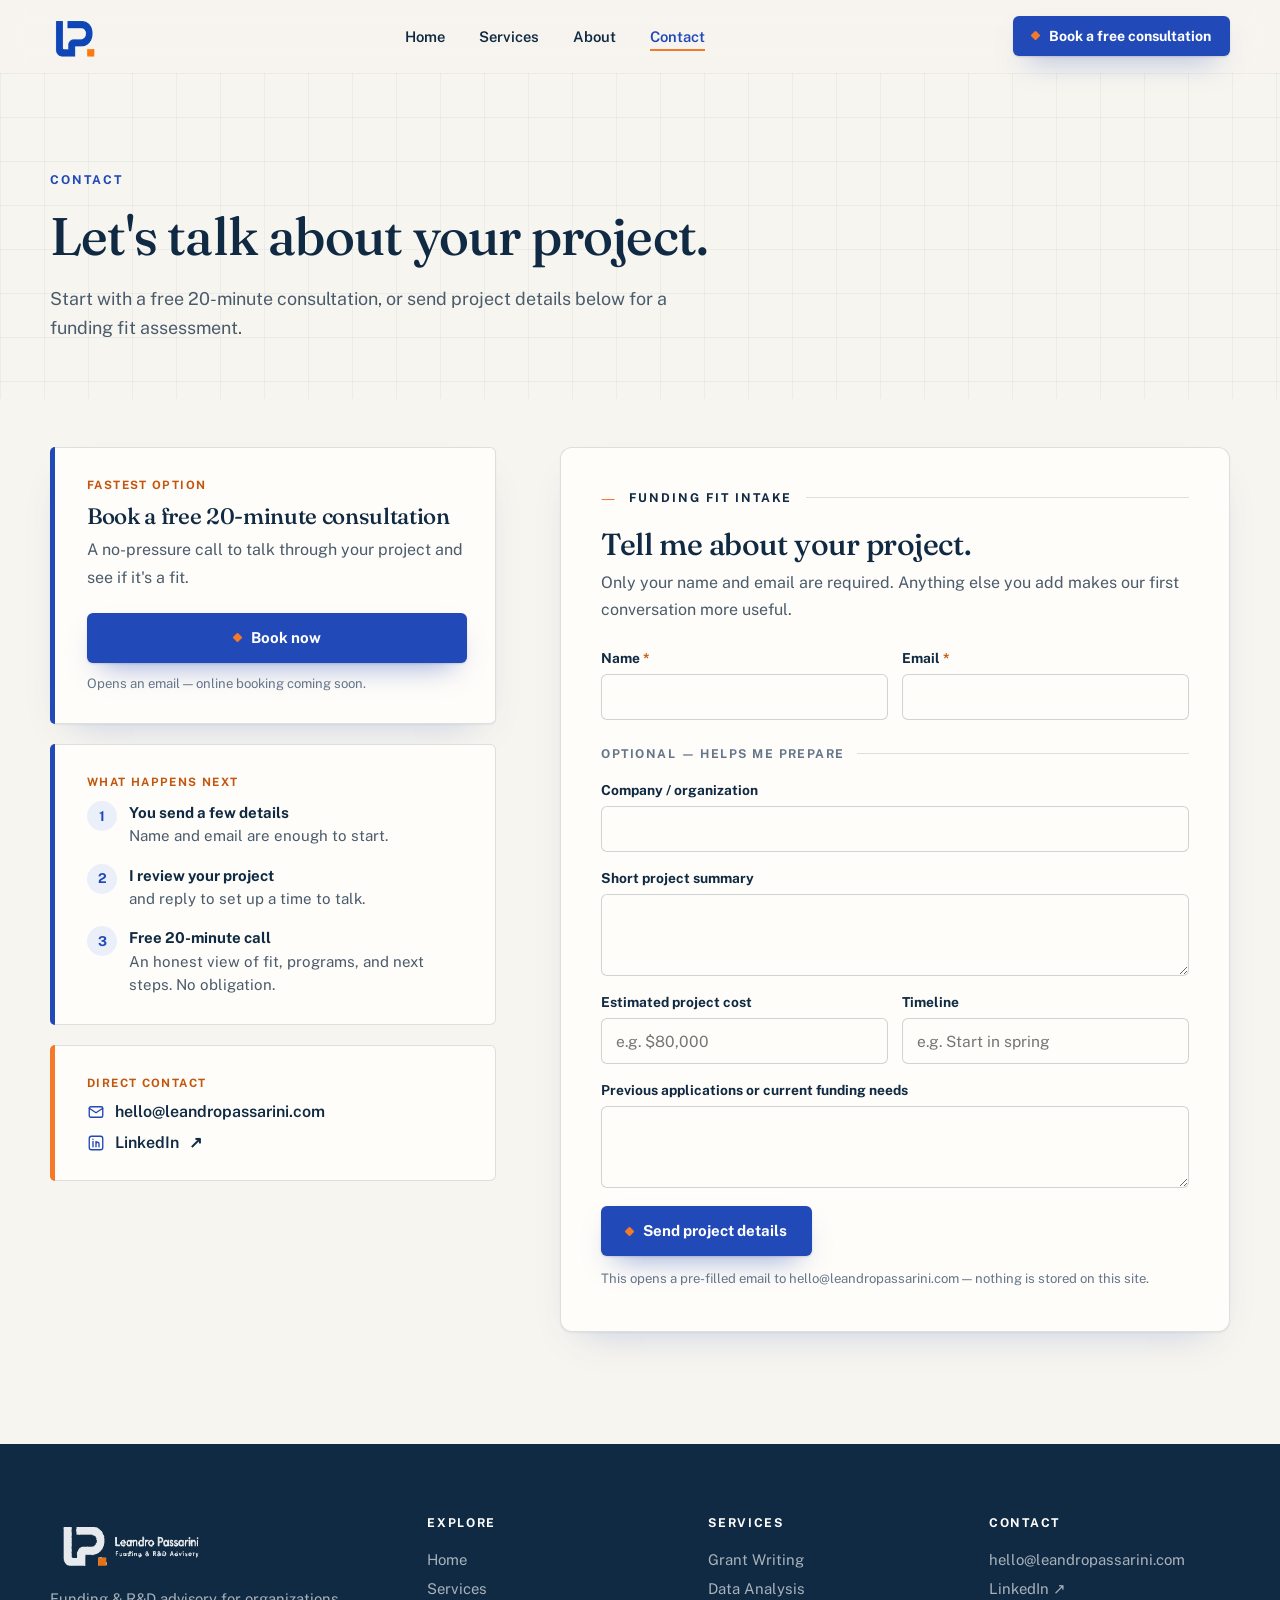
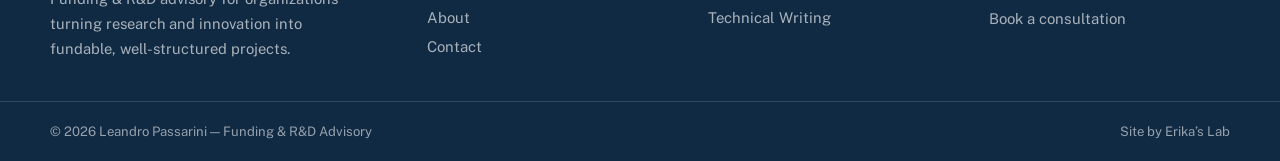
<file: contact.html>
<!doctype html>
<html lang="en-CA">
<head>
<meta charset="UTF-8">
<meta name="viewport" content="width=device-width, initial-scale=1.0">
<title>Contact &amp; Free Consultation | Leandro Passarini</title>
<meta name="description" content="Book a free 20-minute consultation or send your project details for a funding fit assessment. Grant writing, data analysis and technical writing support.">
<link rel="canonical" href="https://erikaxiataki.github.io/leandro-passarini-advisory/contact.html">
<meta name="theme-color" content="#102A43">
<meta property="og:type" content="website">
<meta property="og:site_name" content="Leandro Passarini — Funding &amp; R&amp;D Advisory">
<meta property="og:locale" content="en_CA">
<meta property="og:title" content="Let's talk about your project">
<meta property="og:description" content="Book a free 20-minute consultation or send project details for a funding fit assessment.">
<meta property="og:url" content="https://erikaxiataki.github.io/leandro-passarini-advisory/contact.html">
<meta property="og:image" content="https://erikaxiataki.github.io/leandro-passarini-advisory/assets/img/og-image.png">
<meta property="og:image:width" content="1200">
<meta property="og:image:height" content="630">
<meta name="twitter:card" content="summary_large_image">
<link rel="icon" href="assets/img/favicon.ico" sizes="any">
<link rel="icon" type="image/png" sizes="32x32" href="assets/img/favicon-32.png">
<link rel="apple-touch-icon" href="assets/img/favicon-180.png">
<link rel="preconnect" href="https://fonts.googleapis.com">
<link rel="preconnect" href="https://fonts.gstatic.com" crossorigin>
<link rel="stylesheet" href="https://fonts.googleapis.com/css2?family=Fraunces:ital,opsz,wght@0,9..144,400;0,9..144,500;0,9..144,600;1,9..144,400;1,9..144,500&amp;family=Public+Sans:wght@400;500;600;700&amp;display=swap">
<link rel="stylesheet" href="assets/css/style.css">
<script>document.documentElement.classList.add('js')</script>
<script type="application/ld+json">
{
  "@context": "https://schema.org",
  "@type": "ContactPage",
  "url": "https://erikaxiataki.github.io/leandro-passarini-advisory/contact.html",
  "name": "Contact Leandro Passarini",
  "about": { "@id": "https://erikaxiataki.github.io/leandro-passarini-advisory/#business" }
}
</script>
</head>
<body>
<a class="skip-link" href="#main">Skip to content</a>

<header class="site-header">
  <div class="nav-row">
    <a href="index.html" class="brand" aria-label="Leandro Passarini — home">
      <img src="assets/img/logo-icon.png" alt="" width="160" height="152">
    </a>
    <nav class="nav-links" aria-label="Primary">
      <a href="index.html">Home</a>
      <a href="services.html">Services</a>
      <a href="about.html">About</a>
      <a href="contact.html" aria-current="page">Contact</a>
    </nav>
    <div class="nav-cta">
      <a href="contact.html" class="btn btn-primary btn-sm"><span class="dot"></span>Book a free consultation</a>
      <button class="nav-toggle" type="button" aria-expanded="false" aria-controls="mobile-panel" aria-label="Open menu"><span></span></button>
    </div>
  </div>
  <nav id="mobile-panel" class="mobile-panel" aria-label="Mobile">
    <a href="index.html">Home</a>
    <a href="services.html">Services</a>
    <a href="about.html">About</a>
    <a href="contact.html" aria-current="page">Contact</a>
    <a href="contact.html" class="btn btn-primary btn-block"><span class="dot"></span>Book a free consultation</a>
  </nav>
</header>

<main id="main">

<!-- HERO -->
<section class="page-hero blueprint">
  <div class="container">
    <p class="eyebrow">Contact</p>
    <h1 class="h1-sm">Let's talk about your project.</h1>
    <p class="lede">Start with a free 20-minute consultation, or send project details below for a funding fit assessment.</p>
  </div>
</section>

<section class="section" style="padding-top: clamp(24px, 4vw, 48px);">
  <div class="container split split--contact">

    <!-- LEFT: booking + direct info -->
    <div style="display:flex; flex-direction:column; gap:20px;">
      <div class="report-card">
        <span class="tag">Fastest option</span>
        <h2 class="h2-sm" style="font-size:1.4rem;">Book a free 20-minute consultation</h2>
        <p style="margin-top:8px;">A no-pressure call to talk through your project and see if it's a fit.</p>
        <a href="mailto:hello@leandropassarini.com?subject=Book%20a%20Free%2020-Minute%20Consultation&amp;body=Hi%20Leandro%2C%0A%0AI'd%20like%20to%20book%20a%20free%2020-minute%20consultation.%20Here's%20a%20bit%20about%20my%20project%3A%0A%0A"
           class="btn btn-primary btn-block" style="margin-top:22px;">
          <span class="dot"></span>Book now
        </a>
        <p class="form-foot" style="margin-top:10px;">Opens an email — online booking coming soon.</p>
      </div>

      <div class="report-card report-card--flat">
        <span class="tag">What happens next</span>
        <ol class="next-steps">
          <li><span><strong>You send a few details</strong>Name and email are enough to start.</span></li>
          <li><span><strong>I review your project</strong>and reply to set up a time to talk.</span></li>
          <li><span><strong>Free 20-minute call</strong>An honest view of fit, programs, and next steps. No obligation.</span></li>
        </ol>
      </div>

      <div class="report-card report-card--flat spine-orange">
        <span class="tag">Direct contact</span>
        <div class="contact-list">
          <a href="mailto:hello@leandropassarini.com">
            <svg viewBox="0 0 24 24" fill="none" stroke="currentColor" stroke-width="1.8" stroke-linecap="round" stroke-linejoin="round" aria-hidden="true"><rect x="3" y="5" width="18" height="14" rx="2"/><path d="M3 7l9 6 9-6"/></svg>
            hello@leandropassarini.com
          </a>
          <a href="https://www.linkedin.com/in/passarinileandro/" target="_blank" rel="noopener">
            <svg viewBox="0 0 24 24" fill="none" stroke="currentColor" stroke-width="1.8" stroke-linecap="round" stroke-linejoin="round" aria-hidden="true"><rect x="3" y="3" width="18" height="18" rx="3"/><path d="M8 10v7M8 7v.01M12 17v-4a2 2 0 0 1 4 0v4M12 10v7"/></svg>
            LinkedIn <span aria-hidden="true">↗</span>
          </a>
        </div>
      </div>
    </div>

    <!-- RIGHT: intake form -->
    <div class="form-card" id="fit">
      <div class="section-label"><span class="num">—</span><span class="txt">Funding fit intake</span><span class="rule"></span></div>
      <h2 class="h2-sm" style="margin-bottom:8px;">Tell me about your project.</h2>
      <p style="margin-bottom:26px;">Only your name and email are required. Anything else you add makes our first conversation more useful.</p>

      <form id="intake-form" class="form" novalidate>
        <div class="grid grid-2 gap-sm">
          <div class="field">
            <label for="name">Name <span class="req" aria-hidden="true">*</span></label>
            <input type="text" id="name" name="name" autocomplete="name" required aria-describedby="name-error">
            <span class="error" id="name-error" aria-live="polite"></span>
          </div>
          <div class="field">
            <label for="email">Email <span class="req" aria-hidden="true">*</span></label>
            <input type="email" id="email" name="email" autocomplete="email" required aria-describedby="email-error">
            <span class="error" id="email-error" aria-live="polite"></span>
          </div>
        </div>
        <p class="form-group-label">Optional — helps me prepare</p>
        <div class="field">
          <label for="company">Company / organization</label>
          <input type="text" id="company" name="company" autocomplete="organization">
        </div>
        <div class="field">
          <label for="summary">Short project summary</label>
          <textarea id="summary" name="summary" rows="3"></textarea>
        </div>
        <div class="grid grid-2 gap-sm">
          <div class="field">
            <label for="cost">Estimated project cost</label>
            <input type="text" id="cost" name="cost" placeholder="e.g. $80,000">
          </div>
          <div class="field">
            <label for="timeline">Timeline</label>
            <input type="text" id="timeline" name="timeline" placeholder="e.g. Start in spring">
          </div>
        </div>
        <div class="field">
          <label for="previous">Previous applications or current funding needs</label>
          <textarea id="previous" name="previous" rows="3"></textarea>
        </div>
        <div>
          <button type="submit" class="btn btn-primary"><span class="dot"></span>Send project details</button>
          <p class="form-foot" style="margin-top:12px;">This opens a pre-filled email to hello@leandropassarini.com — nothing is stored on this site.</p>
        </div>
      </form>
    </div>
  </div>
</section>

</main>

<footer class="site-footer">
  <div class="container footer-grid">
    <div>
      <img src="assets/img/logo-lockup-white.png" alt="Leandro Passarini — Funding &amp; R&amp;D Advisory" width="473" height="164" loading="lazy">
      <p>Funding &amp; R&amp;D advisory for organizations turning research and innovation into fundable, well-structured projects.</p>
    </div>
    <nav aria-label="Footer">
      <h2>Explore</h2>
      <ul>
        <li><a href="index.html">Home</a></li>
        <li><a href="services.html">Services</a></li>
        <li><a href="about.html">About</a></li>
        <li><a href="contact.html">Contact</a></li>
      </ul>
    </nav>
    <div>
      <h2>Services</h2>
      <ul>
        <li><a href="services.html#grants">Grant Writing</a></li>
        <li><a href="services.html#data">Data Analysis</a></li>
        <li><a href="services.html#writing">Technical Writing</a></li>
      </ul>
    </div>
    <div>
      <h2>Contact</h2>
      <ul>
        <li><a href="mailto:hello@leandropassarini.com">hello@leandropassarini.com</a></li>
        <li><a href="https://www.linkedin.com/in/passarinileandro/" target="_blank" rel="noopener">LinkedIn <span aria-hidden="true">↗</span></a></li>
        <li><a href="contact.html">Book a consultation</a></li>
      </ul>
    </div>
  </div>
  <div class="footer-bottom">
    <div class="container">
      <span>© 2026 Leandro Passarini — Funding &amp; R&amp;D Advisory</span>
      <span>Site by Erika’s Lab</span>
    </div>
  </div>
</footer>

<script src="assets/js/main.js" defer></script>
<script>
  document.getElementById('intake-form').addEventListener('submit', function(e){
    e.preventDefault();
    const form = e.target;
    let firstInvalid = null;
    [['name', 'Please enter your name.'], ['email', 'Please enter a valid email address.']].forEach(([id, msg]) => {
      const input = form.elements[id];
      const ok = input.checkValidity() && input.value.trim() !== '';
      input.setAttribute('aria-invalid', String(!ok));
      document.getElementById(id + '-error').textContent = ok ? '' : msg;
      if (!ok && !firstInvalid) firstInvalid = input;
    });
    if (firstInvalid) { firstInvalid.focus(); return; }

    const f = new FormData(form);
    const get = k => (f.get(k) || '').toString().trim();
    const body = [
      `Company/organization: ${get('company')}`,
      '',
      `Project summary: ${get('summary')}`,
      '',
      `Estimated cost: ${get('cost')}`,
      `Timeline: ${get('timeline')}`,
      '',
      `Previous applications / current funding needs: ${get('previous')}`,
      '',
      `From: ${get('name')} <${get('email')}>`
    ].join('\n');
    const url = `mailto:hello@leandropassarini.com?subject=${encodeURIComponent('Funding Fit Inquiry — ' + get('name'))}&body=${encodeURIComponent(body)}`;
    window.location.href = url;
  });
</script>
</body>
</html>
</file>
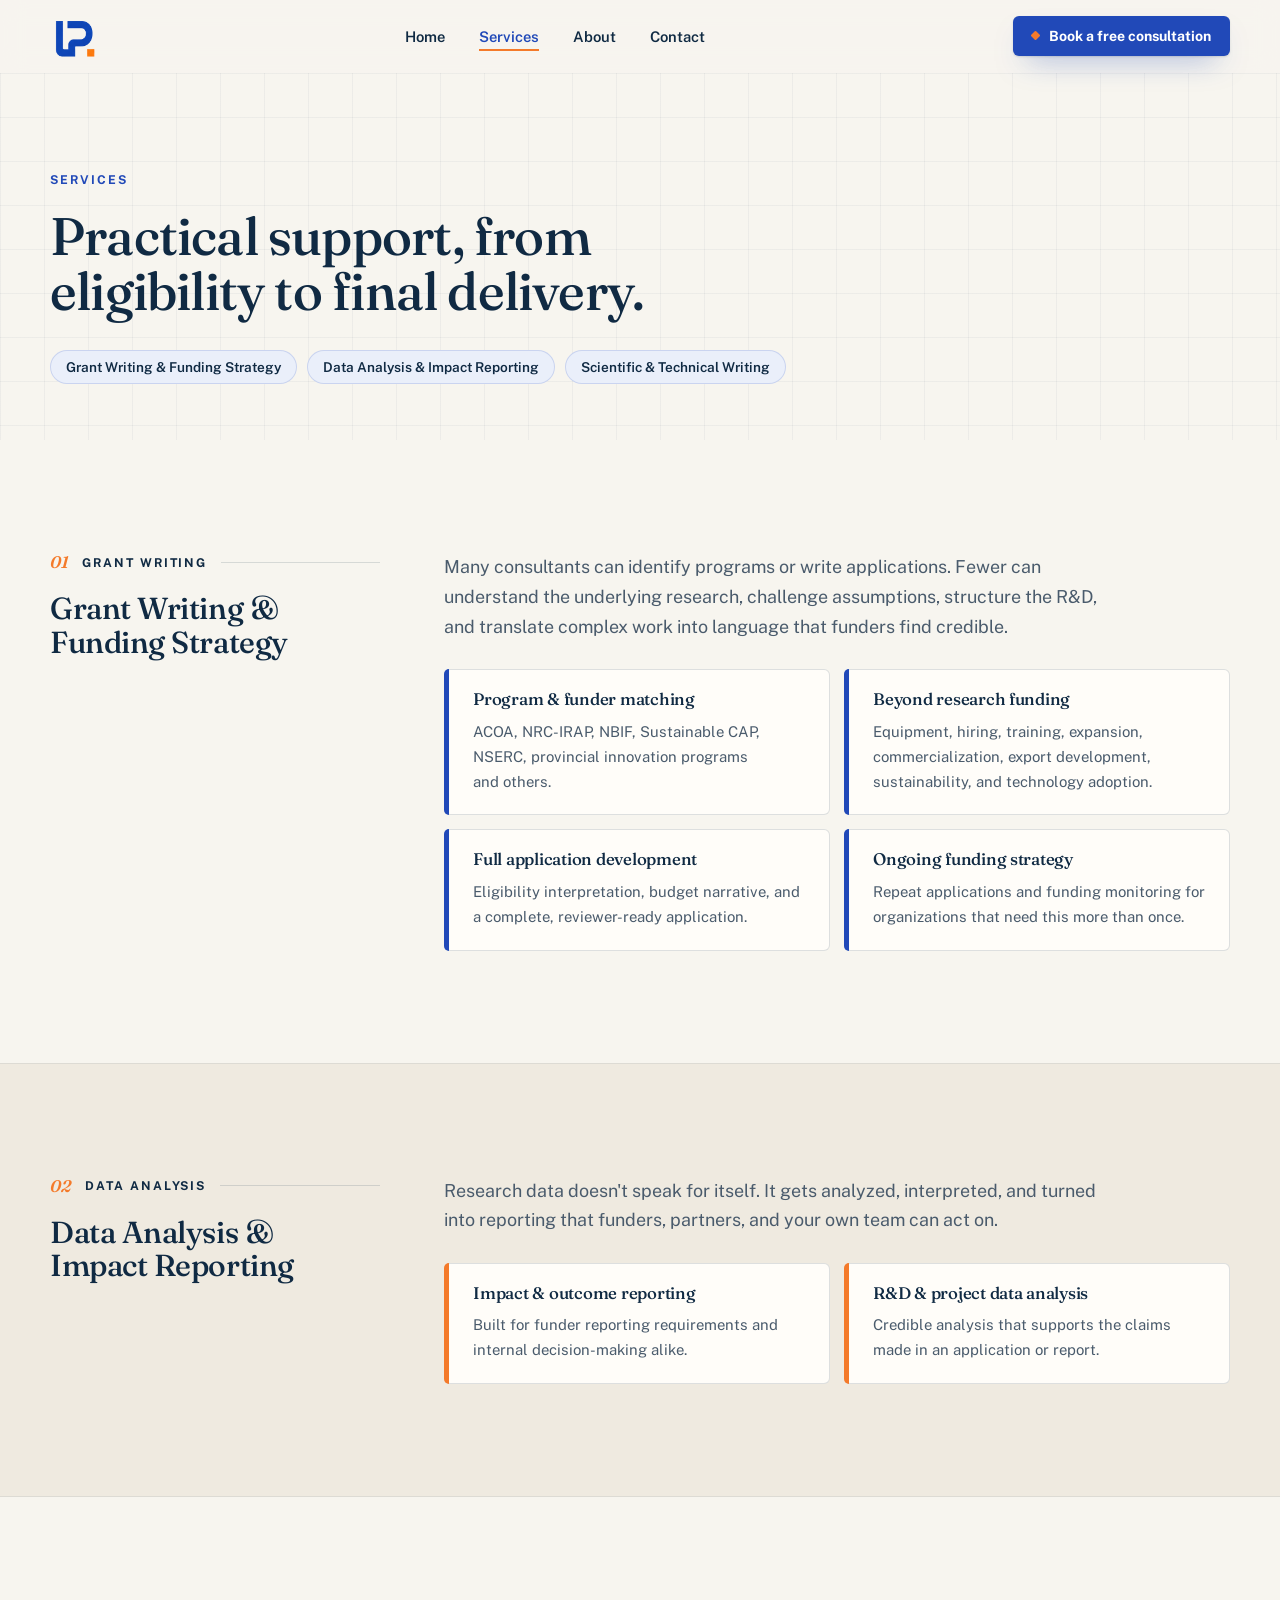
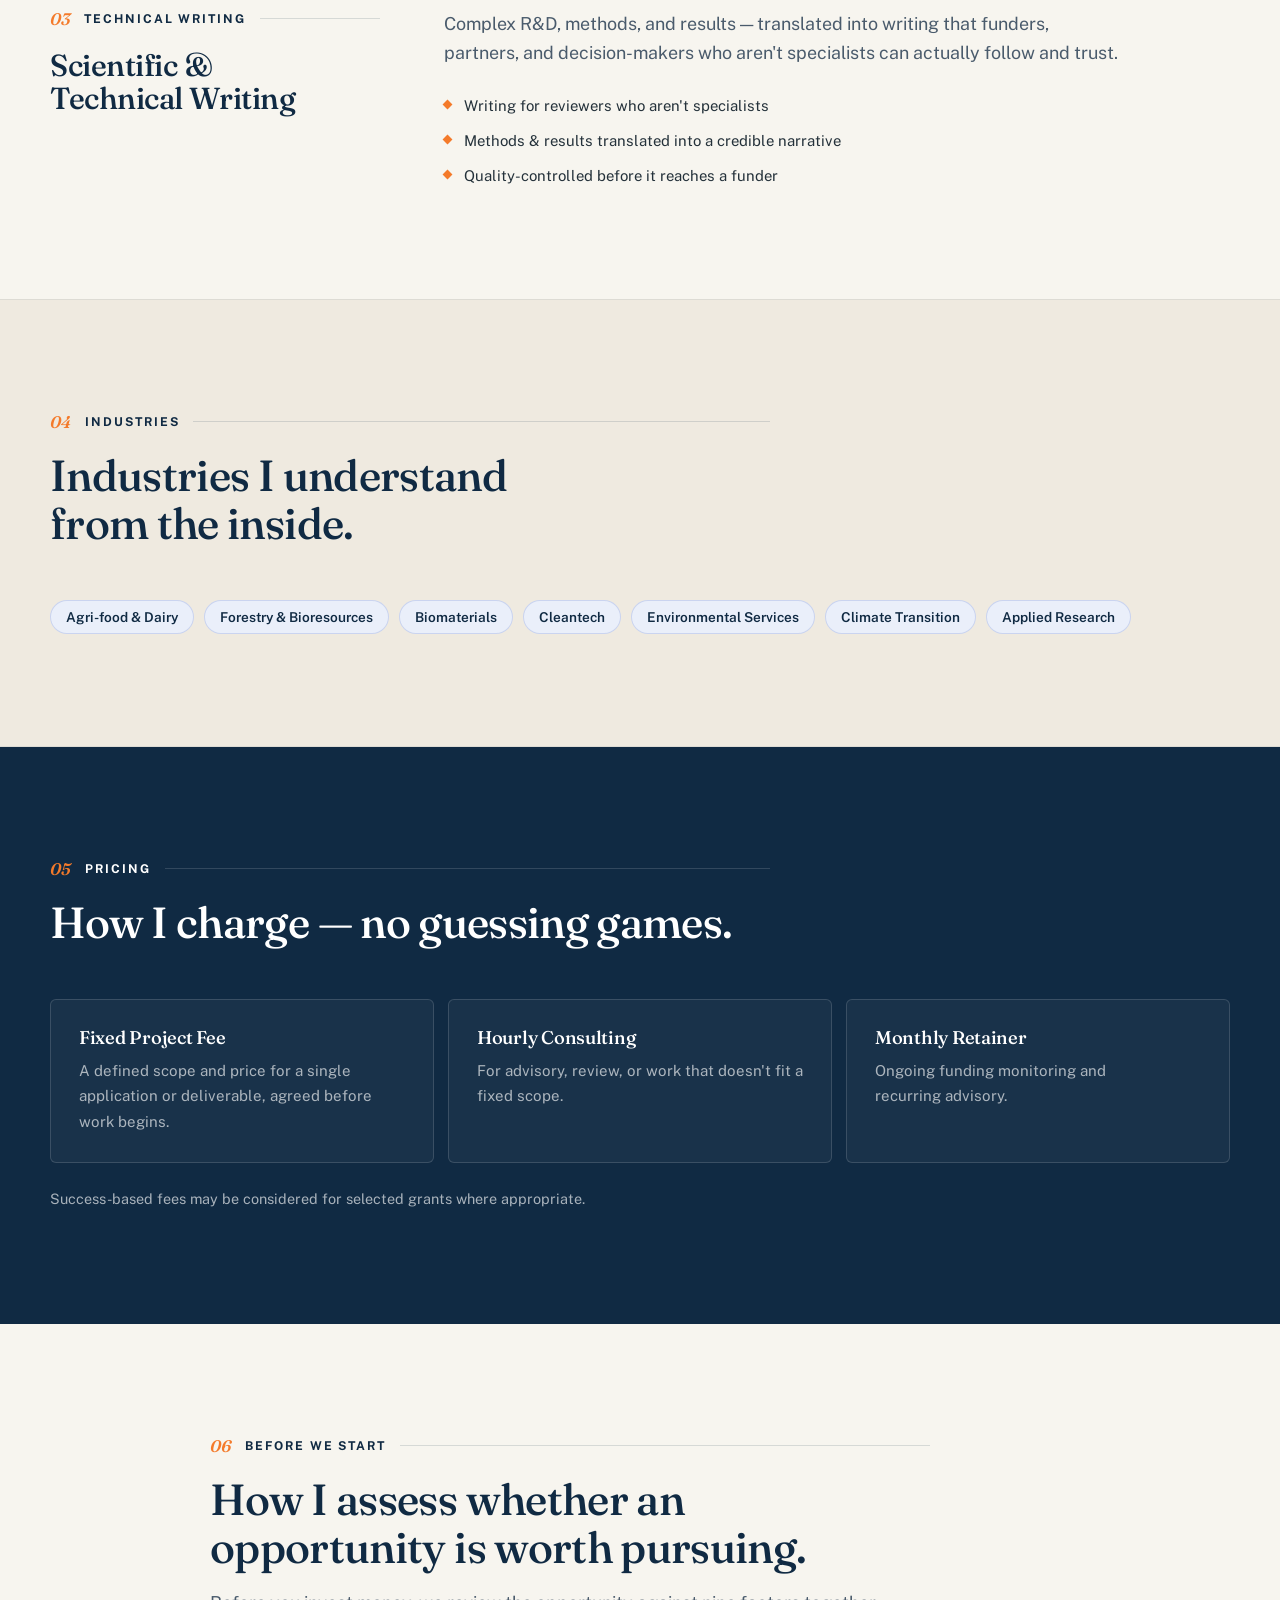
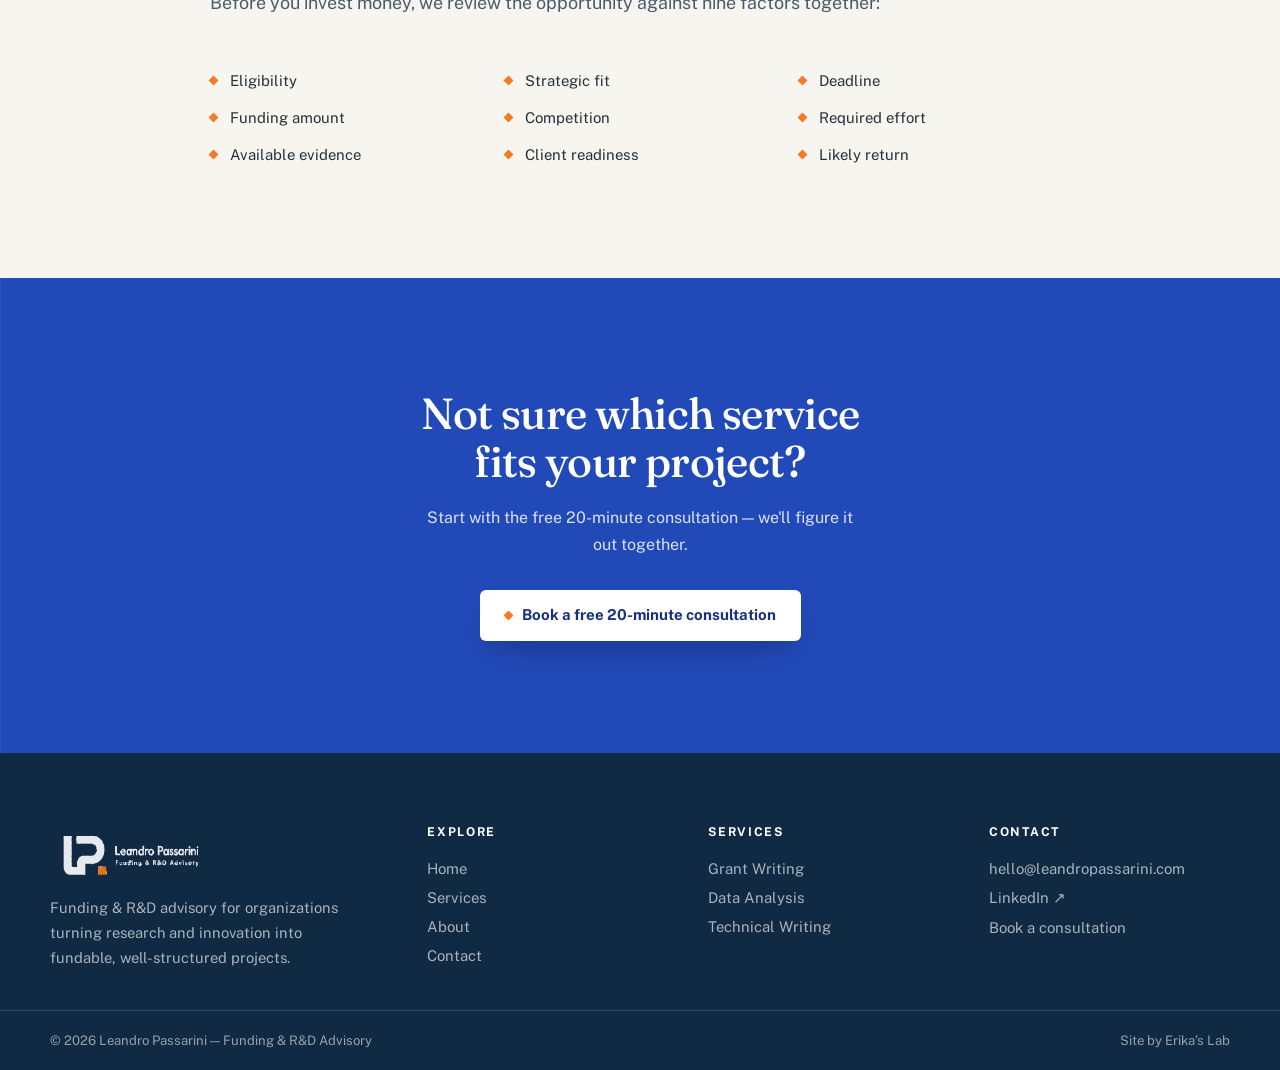
<file: services.html>
<!doctype html>
<html lang="en-CA">
<head>
<meta charset="UTF-8">
<meta name="viewport" content="width=device-width, initial-scale=1.0">
<title>Services: Grant Writing, Data Analysis &amp; Technical Writing | Leandro Passarini</title>
<meta name="description" content="Grant writing &amp; funding strategy, data analysis &amp; impact reporting, and scientific &amp; technical writing. Program matching for ACOA, NRC-IRAP, NBIF, Sustainable CAP, NSERC and provincial innovation programs.">
<link rel="canonical" href="https://erikaxiataki.github.io/leandro-passarini-advisory/services.html">
<meta name="theme-color" content="#102A43">
<meta property="og:type" content="website">
<meta property="og:site_name" content="Leandro Passarini — Funding &amp; R&amp;D Advisory">
<meta property="og:locale" content="en_CA">
<meta property="og:title" content="Services — Grant Writing, Data Analysis &amp; Technical Writing">
<meta property="og:description" content="Practical support, from eligibility to final delivery: grant writing &amp; funding strategy, data analysis &amp; impact reporting, and scientific &amp; technical writing.">
<meta property="og:url" content="https://erikaxiataki.github.io/leandro-passarini-advisory/services.html">
<meta property="og:image" content="https://erikaxiataki.github.io/leandro-passarini-advisory/assets/img/og-image.png">
<meta property="og:image:width" content="1200">
<meta property="og:image:height" content="630">
<meta name="twitter:card" content="summary_large_image">
<link rel="icon" href="assets/img/favicon.ico" sizes="any">
<link rel="icon" type="image/png" sizes="32x32" href="assets/img/favicon-32.png">
<link rel="apple-touch-icon" href="assets/img/favicon-180.png">
<link rel="preconnect" href="https://fonts.googleapis.com">
<link rel="preconnect" href="https://fonts.gstatic.com" crossorigin>
<link rel="stylesheet" href="https://fonts.googleapis.com/css2?family=Fraunces:ital,opsz,wght@0,9..144,400;0,9..144,500;0,9..144,600;1,9..144,400;1,9..144,500&amp;family=Public+Sans:wght@400;500;600;700&amp;display=swap">
<link rel="stylesheet" href="assets/css/style.css">
<script>document.documentElement.classList.add('js')</script>
<script type="application/ld+json">
{
  "@context": "https://schema.org",
  "@type": "BreadcrumbList",
  "itemListElement": [
    { "@type": "ListItem", "position": 1, "name": "Home", "item": "https://erikaxiataki.github.io/leandro-passarini-advisory/" },
    { "@type": "ListItem", "position": 2, "name": "Services", "item": "https://erikaxiataki.github.io/leandro-passarini-advisory/services.html" }
  ]
}
</script>
</head>
<body>
<a class="skip-link" href="#main">Skip to content</a>

<header class="site-header">
  <div class="nav-row">
    <a href="index.html" class="brand" aria-label="Leandro Passarini — home">
      <img src="assets/img/logo-icon.png" alt="" width="160" height="152">
    </a>
    <nav class="nav-links" aria-label="Primary">
      <a href="index.html">Home</a>
      <a href="services.html" aria-current="page">Services</a>
      <a href="about.html">About</a>
      <a href="contact.html">Contact</a>
    </nav>
    <div class="nav-cta">
      <a href="contact.html" class="btn btn-primary btn-sm"><span class="dot"></span>Book a free consultation</a>
      <button class="nav-toggle" type="button" aria-expanded="false" aria-controls="mobile-panel" aria-label="Open menu"><span></span></button>
    </div>
  </div>
  <nav id="mobile-panel" class="mobile-panel" aria-label="Mobile">
    <a href="index.html">Home</a>
    <a href="services.html" aria-current="page">Services</a>
    <a href="about.html">About</a>
    <a href="contact.html">Contact</a>
    <a href="contact.html" class="btn btn-primary btn-block"><span class="dot"></span>Book a free consultation</a>
  </nav>
</header>

<main id="main">

<!-- HERO -->
<section class="page-hero blueprint">
  <div class="container">
    <p class="eyebrow">Services</p>
    <h1 class="h1-sm" style="max-width:20ch;">Practical support, from eligibility to final delivery.</h1>
    <div class="pill-list" style="margin-top:32px;">
      <a class="tag-pill" href="#grants">Grant Writing &amp; Funding Strategy</a>
      <a class="tag-pill" href="#data">Data Analysis &amp; Impact Reporting</a>
      <a class="tag-pill" href="#writing">Scientific &amp; Technical Writing</a>
    </div>
  </div>
</section>

<!-- SERVICE 01 -->
<section id="grants" class="section" aria-labelledby="grants-title">
  <div class="container split">
    <div class="reveal">
      <div class="section-label"><span class="num">01</span><span class="txt">Grant Writing</span><span class="rule"></span></div>
      <h2 id="grants-title" class="h2-sm">Grant Writing &amp; Funding Strategy</h2>
    </div>
    <div class="reveal">
      <p class="lede">Many consultants can identify programs or write applications. Fewer can understand the underlying research, challenge assumptions, structure the R&amp;D, and translate complex work into language that funders find credible.</p>
      <div class="grid grid-2 gap-sm" style="margin-top:28px;">
        <div class="report-card report-card--flat report-card--sm">
          <h3>Program &amp; funder matching</h3>
          <p>ACOA, NRC-IRAP, NBIF, Sustainable CAP, NSERC, provincial innovation programs and others.</p>
        </div>
        <div class="report-card report-card--flat report-card--sm">
          <h3>Beyond research funding</h3>
          <p>Equipment, hiring, training, expansion, commercialization, export development, sustainability, and technology adoption.</p>
        </div>
        <div class="report-card report-card--flat report-card--sm">
          <h3>Full application development</h3>
          <p>Eligibility interpretation, budget narrative, and a complete, reviewer-ready application.</p>
        </div>
        <div class="report-card report-card--flat report-card--sm">
          <h3>Ongoing funding strategy</h3>
          <p>Repeat applications and funding monitoring for organizations that need this more than once.</p>
        </div>
      </div>
    </div>
  </div>
</section>

<!-- SERVICE 02 -->
<section id="data" class="section section--tint" aria-labelledby="data-title">
  <div class="container split">
    <div class="reveal">
      <div class="section-label"><span class="num">02</span><span class="txt">Data Analysis</span><span class="rule"></span></div>
      <h2 id="data-title" class="h2-sm">Data Analysis &amp; Impact Reporting</h2>
    </div>
    <div class="reveal">
      <p class="lede">Research data doesn't speak for itself. It gets analyzed, interpreted, and turned into reporting that funders, partners, and your own team can act on.</p>
      <div class="grid grid-2 gap-sm" style="margin-top:28px;">
        <div class="report-card report-card--flat report-card--sm spine-orange">
          <h3>Impact &amp; outcome reporting</h3>
          <p>Built for funder reporting requirements and internal decision-making alike.</p>
        </div>
        <div class="report-card report-card--flat report-card--sm spine-orange">
          <h3>R&amp;D &amp; project data analysis</h3>
          <p>Credible analysis that supports the claims made in an application or report.</p>
        </div>
      </div>
    </div>
  </div>
</section>

<!-- SERVICE 03 -->
<section id="writing" class="section" aria-labelledby="writing-title">
  <div class="container split">
    <div class="reveal">
      <div class="section-label"><span class="num">03</span><span class="txt">Technical Writing</span><span class="rule"></span></div>
      <h2 id="writing-title" class="h2-sm">Scientific &amp; Technical Writing</h2>
    </div>
    <div class="reveal">
      <p class="lede">Complex R&amp;D, methods, and results — translated into writing that funders, partners, and decision-makers who aren't specialists can actually follow and trust.</p>
      <ul class="check-list" style="margin-top:26px;">
        <li>Writing for reviewers who aren't specialists</li>
        <li>Methods &amp; results translated into a credible narrative</li>
        <li>Quality-controlled before it reaches a funder</li>
      </ul>
    </div>
  </div>
</section>

<!-- INDUSTRIES -->
<section class="section section--tint" aria-labelledby="industries-title">
  <div class="container">
    <div class="section-head reveal">
      <div class="section-label"><span class="num">04</span><span class="txt">Industries</span><span class="rule"></span></div>
      <h2 id="industries-title">Industries I understand from the inside.</h2>
    </div>
    <ul class="pill-list reveal" style="list-style:none; padding:0; margin:0;">
      <li class="tag-pill">Agri-food &amp; Dairy</li>
      <li class="tag-pill">Forestry &amp; Bioresources</li>
      <li class="tag-pill">Biomaterials</li>
      <li class="tag-pill">Cleantech</li>
      <li class="tag-pill">Environmental Services</li>
      <li class="tag-pill">Climate Transition</li>
      <li class="tag-pill">Applied Research</li>
    </ul>
  </div>
</section>

<!-- PRICING -->
<section class="section section--navy" aria-labelledby="pricing-title">
  <div class="container">
    <div class="section-head reveal">
      <div class="section-label"><span class="num">05</span><span class="txt">Pricing</span><span class="rule"></span></div>
      <h2 id="pricing-title">How I charge — no guessing games.</h2>
    </div>
    <div class="grid grid-3 gap-sm reveal-stagger">
      <div class="dark-card reveal">
        <h3>Fixed Project Fee</h3>
        <p>A defined scope and price for a single application or deliverable, agreed before work begins.</p>
      </div>
      <div class="dark-card reveal">
        <h3>Hourly Consulting</h3>
        <p>For advisory, review, or work that doesn't fit a fixed scope.</p>
      </div>
      <div class="dark-card reveal">
        <h3>Monthly Retainer</h3>
        <p>Ongoing funding monitoring and recurring advisory.</p>
      </div>
    </div>
    <p class="reveal" style="font-size:.9rem; margin-top:24px;">Success-based fees may be considered for selected grants where appropriate.</p>
  </div>
</section>

<!-- BEFORE WE START -->
<section class="section" aria-labelledby="assess-title">
  <div class="container container--narrow">
    <div class="section-head reveal">
      <div class="section-label"><span class="num">06</span><span class="txt">Before we start</span><span class="rule"></span></div>
      <h2 id="assess-title">How I assess whether an opportunity is worth pursuing.</h2>
      <p class="lede">Before you invest money, we review the opportunity against nine factors together:</p>
    </div>
    <ul class="grid grid-3 check-list reveal" style="gap:14px 24px;">
      <li>Eligibility</li>
      <li>Strategic fit</li>
      <li>Deadline</li>
      <li>Funding amount</li>
      <li>Competition</li>
      <li>Required effort</li>
      <li>Available evidence</li>
      <li>Client readiness</li>
      <li>Likely return</li>
    </ul>
  </div>
</section>

<!-- CTA -->
<section class="section section--blue blueprint">
  <div class="container cta-band reveal">
    <h2>Not sure which service fits your project?</h2>
    <p>Start with the free 20-minute consultation — we'll figure it out together.</p>
    <div class="btn-row btn-row--center">
      <a href="contact.html" class="btn btn-light"><span class="dot"></span>Book a free 20-minute consultation</a>
    </div>
  </div>
</section>

</main>

<div class="mobile-cta">
  <a href="contact.html" class="btn btn-primary btn-block"><span class="dot"></span>Book a free 20-minute consultation</a>
</div>

<footer class="site-footer">
  <div class="container footer-grid">
    <div>
      <img src="assets/img/logo-lockup-white.png" alt="Leandro Passarini — Funding &amp; R&amp;D Advisory" width="473" height="164" loading="lazy">
      <p>Funding &amp; R&amp;D advisory for organizations turning research and innovation into fundable, well-structured projects.</p>
    </div>
    <nav aria-label="Footer">
      <h2>Explore</h2>
      <ul>
        <li><a href="index.html">Home</a></li>
        <li><a href="services.html">Services</a></li>
        <li><a href="about.html">About</a></li>
        <li><a href="contact.html">Contact</a></li>
      </ul>
    </nav>
    <div>
      <h2>Services</h2>
      <ul>
        <li><a href="services.html#grants">Grant Writing</a></li>
        <li><a href="services.html#data">Data Analysis</a></li>
        <li><a href="services.html#writing">Technical Writing</a></li>
      </ul>
    </div>
    <div>
      <h2>Contact</h2>
      <ul>
        <li><a href="mailto:hello@leandropassarini.com">hello@leandropassarini.com</a></li>
        <li><a href="https://www.linkedin.com/in/passarinileandro/" target="_blank" rel="noopener">LinkedIn <span aria-hidden="true">↗</span></a></li>
        <li><a href="contact.html">Book a consultation</a></li>
      </ul>
    </div>
  </div>
  <div class="footer-bottom">
    <div class="container">
      <span>© 2026 Leandro Passarini — Funding &amp; R&amp;D Advisory</span>
      <span>Site by Erika’s Lab</span>
    </div>
  </div>
</footer>

<script src="assets/js/main.js" defer></script>
</body>
</html>
</file>
<file: assets/css/style.css>
/* ============================================================
   Leandro Passarini — Funding & R&D Advisory
   Shared stylesheet
   ============================================================ */

:root{
  --blue:        #2149B8;
  --blue-deep:   #17307F;
  --blue-tint:   #EAEFFA;
  --orange:      #F47A2A;
  --orange-deep: #C2560F;
  --orange-tint: #FDECDD;
  --navy:        #102A43;
  --navy-2:      #16334F;
  --cream:       #F7F5EF;
  --cream-dim:   #EFEAE0;
  --paper:       #FFFDF9;
  --charcoal:    #24313A;
  --ink-soft:    #4A5B6C;   /* AA on cream + paper */
  --ink-faint:   #66768A;
  --line:        rgba(16,42,67,0.14);
  --line-soft:   rgba(16,42,67,0.08);
  --on-dark:     rgba(255,255,255,0.78);
  --on-dark-soft:rgba(255,255,255,0.64);
  --line-dark:   rgba(255,255,255,0.14);

  --serif: 'Fraunces', 'Iowan Old Style', ui-serif, Georgia, serif;
  --sans:  'Public Sans', -apple-system, BlinkMacSystemFont, 'Segoe UI', sans-serif;

  --container: 1180px;
  --gutter: clamp(20px, 4vw, 32px);
  --section-y: clamp(64px, 9vw, 112px);
  --radius: 6px;
  --radius-lg: 12px;
  --ease: cubic-bezier(.2,.8,.2,1);
  --shadow-card: 0 1px 2px rgba(16,42,67,0.06), 0 18px 40px -22px rgba(33,73,184,0.28);
  --shadow-card-hover: 0 1px 2px rgba(16,42,67,0.08), 0 28px 56px -22px rgba(33,73,184,0.38);
}

*, *::before, *::after{ box-sizing: border-box; }
html{ scroll-behavior: smooth; scroll-padding-top: 96px; }
body{
  margin:0;
  font-family: var(--sans);
  font-size: 1rem;
  color: var(--charcoal);
  background: var(--cream);
  -webkit-font-smoothing: antialiased;
  text-rendering: optimizeLegibility;
  overflow-x: hidden;
}

img{ max-width:100%; height:auto; display:block; }
a{ color: inherit; text-decoration: none; }
:focus-visible{ outline: 3px solid var(--blue); outline-offset: 3px; border-radius: 2px; }
::selection{ background: var(--orange); color: #fff; }

.container{
  max-width: calc(var(--container) + var(--gutter) * 2);
  margin: 0 auto;
  padding: 0 var(--gutter);
}
.container--narrow{ max-width: calc(860px + var(--gutter) * 2); }

.skip-link{
  position:absolute; left: 16px; top: -60px; z-index: 200;
  background: var(--navy); color:#fff; padding: 10px 16px; border-radius: var(--radius);
  font-weight: 700; font-size: .9rem;
}
.skip-link:focus{ top: 12px; }

.visually-hidden{
  position:absolute !important; width:1px; height:1px; overflow:hidden;
  clip: rect(0 0 0 0); white-space: nowrap;
}

/* ---------- Texture ---------- */
.blueprint{
  background-image:
    linear-gradient(rgba(16,42,67,0.045) 1px, transparent 1px),
    linear-gradient(90deg, rgba(16,42,67,0.045) 1px, transparent 1px);
  background-size: 44px 44px;
}
.section--navy.blueprint,
.section--blue.blueprint{
  background-image:
    linear-gradient(rgba(255,255,255,0.05) 1px, transparent 1px),
    linear-gradient(90deg, rgba(255,255,255,0.05) 1px, transparent 1px);
}

/* ---------- Typography ---------- */
h1,h2,h3,h4{
  font-family: var(--serif);
  color: var(--navy);
  margin: 0;
  font-weight: 500;
  letter-spacing: -0.015em;
  line-height: 1.1;
  text-wrap: balance;
}
h1{ font-size: clamp(2.4rem, 5.2vw, 4.2rem); line-height: 1.04; }
h2{ font-size: clamp(1.9rem, 3.4vw, 2.75rem); }
h3{ font-size: clamp(1.2rem, 1.8vw, 1.4rem); }
.h1-sm{ font-size: clamp(2.2rem, 4.2vw, 3.3rem); }
.h2-sm{ font-size: clamp(1.5rem, 2.4vw, 1.9rem); }

p{ line-height: 1.7; color: var(--ink-soft); margin: 0; text-wrap: pretty; }
.lede{ font-size: clamp(1.06rem, 1.4vw, 1.2rem); line-height: 1.65; max-width: 62ch; }
.measure{ max-width: 62ch; }
.accent{ font-style: italic; color: var(--blue); }

.eyebrow{
  display:inline-block;
  font-family: var(--sans);
  font-size: 0.76rem;
  font-weight: 700;
  letter-spacing: 0.16em;
  text-transform: uppercase;
  color: var(--blue);
  margin-bottom: 18px;
}

/* section number/label system */
.section-label{
  display:flex;
  align-items:center;
  gap: 14px;
  margin-bottom: 20px;
}
.section-label .num{
  font-family: var(--serif);
  font-style: italic;
  font-size: 1.05rem;
  color: var(--orange);
  font-weight: 600;
}
.section-label .txt{
  font-size: 0.76rem;
  font-weight: 700;
  letter-spacing: 0.16em;
  text-transform: uppercase;
  color: var(--navy);
  white-space: nowrap;
}
.section-label .rule{ height:1px; background: var(--line); flex: 1; }

/* ---------- Sections ---------- */
.section{ padding: var(--section-y) 0; position: relative; }
.section--tight{ padding: calc(var(--section-y) * .6) 0; }
.section--tint{ background: var(--cream-dim); border-block: 1px solid var(--line-soft); }
.section--navy{ background: var(--navy); color: var(--on-dark); }
.section--blue{ background: var(--blue); color: #fff; }
.section--navy h2, .section--navy h3,
.section--blue h2, .section--blue h3{ color:#fff; }
.section--navy p{ color: var(--on-dark-soft); }
.section--blue p{ color: rgba(255,255,255,0.84); }
.section--navy .section-label .txt{ color:#fff; }
.section--navy .section-label .rule{ background: var(--line-dark); }

.section-head{ max-width: 720px; margin-bottom: clamp(32px, 5vw, 52px); }
.section-head p{ margin-top: 16px; }

.page-hero{ padding: clamp(56px, 8vw, 96px) 0 clamp(36px, 5vw, 56px); }
.page-hero .lede{ margin-top: 20px; }

/* Two-column split used by services/about */
.split{
  display:grid;
  grid-template-columns: minmax(0, 0.42fr) minmax(0, 1fr);
  gap: clamp(28px, 5vw, 64px);
  align-items: start;
}
.split--center{ align-items: center; }
.split--even{ grid-template-columns: repeat(2, minmax(0,1fr)); }
.split--portrait{ grid-template-columns: minmax(0, .7fr) minmax(0, 1.3fr); }
.split--contact{ grid-template-columns: minmax(0, .8fr) minmax(0, 1.2fr); }
@media (max-width: 860px){
  .split, .split--even, .split--portrait, .split--contact{ grid-template-columns: 1fr; }
}

/* ---------- Buttons ---------- */
.btn-row{ display:flex; gap: 14px; flex-wrap: wrap; margin-top: 32px; }
.btn-row--center{ justify-content: center; }
.btn{
  display: inline-flex;
  align-items: center;
  justify-content: center;
  gap: 10px;
  font-family: var(--sans);
  font-weight: 700;
  font-size: 0.94rem;
  line-height: 1.2;
  padding: 15px 24px;
  border-radius: var(--radius);
  border: 1.5px solid transparent;
  cursor: pointer;
  transition: transform .3s var(--ease), box-shadow .3s var(--ease), background .2s ease, border-color .2s ease, color .2s ease;
}
.btn .dot{
  width:7px; height:7px; border-radius:1px; background: var(--orange);
  transform: rotate(45deg); flex-shrink: 0;
}
.btn-primary{
  background: var(--blue);
  color: #fff;
  box-shadow: 0 1px 2px rgba(16,42,67,.15), 0 14px 30px -14px rgba(33,73,184,.6);
}
.btn-primary:hover{ background: var(--blue-deep); transform: translateY(-2px); }
.btn-secondary{ background: transparent; color: var(--navy); border-color: rgba(16,42,67,0.24); }
.btn-secondary:hover{ border-color: var(--navy); transform: translateY(-2px); }
.btn-light{ background:#fff; color: var(--blue-deep); box-shadow: 0 14px 30px -14px rgba(0,0,0,0.4); }
.btn-light:hover{ transform: translateY(-2px); }
.btn-ghost-light{ background: transparent; color: #fff; border-color: rgba(255,255,255,0.36); }
.btn-ghost-light:hover{ border-color: #fff; transform: translateY(-2px); }
.btn-block{ width:100%; }
.btn-sm{ padding: 11px 18px; font-size: .88rem; }

.text-link{
  display:inline-flex; align-items:center; gap: 8px;
  font-weight: 700; color: var(--blue);
}
.text-link span{ transition: transform .25s var(--ease); }
.text-link:hover span{ transform: translateX(4px); }

/* ---------- Header / nav ---------- */
.site-header{
  position: sticky;
  top: 0;
  z-index: 100;
  background: rgba(247,245,239,0.82);
  backdrop-filter: blur(12px) saturate(150%);
  -webkit-backdrop-filter: blur(12px) saturate(150%);
  border-bottom: 1px solid transparent;
  transition: border-color .25s ease, box-shadow .25s ease, background .25s ease;
}
.site-header.is-scrolled{
  background: rgba(247,245,239,0.92);
  border-bottom-color: var(--line-soft);
  box-shadow: 0 10px 30px -24px rgba(16,42,67,0.5);
}
.nav-row{
  display:flex;
  align-items:center;
  justify-content:space-between;
  gap: 24px;
  max-width: calc(var(--container) + var(--gutter) * 2);
  margin: 0 auto;
  padding: 14px var(--gutter);
}
.brand{ display:flex; align-items:center; }
.brand img{ height: 44px; width:auto; }

.nav-links{ display:flex; align-items:center; gap: 34px; }
.nav-links a{
  font-size: 0.92rem;
  font-weight: 600;
  color: var(--navy);
  position: relative;
  padding: 6px 0;
}
.nav-links a::after{
  content:"";
  position:absolute; left:0; bottom:0;
  width:100%; height:2px;
  background: var(--orange);
  transform: scaleX(0);
  transform-origin: left;
  transition: transform .3s var(--ease);
}
.nav-links a:hover::after,
.nav-links a[aria-current="page"]::after{ transform: scaleX(1); }
.nav-links a[aria-current="page"]{ color: var(--blue); }

.nav-cta{ display:flex; align-items:center; gap:14px; }

.nav-toggle{
  display:none;
  width:44px; height:44px;
  border:1px solid var(--line);
  border-radius: var(--radius);
  background: var(--paper);
  align-items:center; justify-content:center;
  cursor:pointer;
}
.nav-toggle span, .nav-toggle span::before, .nav-toggle span::after{
  content:"";
  display:block;
  width:18px; height:2px;
  background: var(--navy);
  position:relative;
  transition: transform .25s ease, background .25s ease;
}
.nav-toggle span::before{ position:absolute; top:-6px; }
.nav-toggle span::after{ position:absolute; top:6px; }
.nav-toggle[aria-expanded="true"] span{ background: transparent; }
.nav-toggle[aria-expanded="true"] span::before{ transform: translateY(6px) rotate(45deg); }
.nav-toggle[aria-expanded="true"] span::after{ transform: translateY(-6px) rotate(-45deg); }

.mobile-panel{
  display:none;
  flex-direction:column;
  gap: 2px;
  padding: 8px var(--gutter) 24px;
  border-top: 1px solid var(--line-soft);
}
.mobile-panel a:not(.btn){
  display:block;
  padding: 14px 4px;
  font-weight: 600;
  color: var(--navy);
  border-bottom: 1px solid var(--line-soft);
}
.mobile-panel a[aria-current="page"]{ color: var(--blue); }
.mobile-panel .btn{ margin-top: 16px; }
.mobile-panel.is-open{ display:flex; }

@media (max-width: 880px){
  .nav-links{ display:none; }
  .nav-cta .btn{ display:none; }
  .nav-toggle{ display:flex; }
}

/* ---------- Cards ---------- */
.report-card{
  position: relative;
  background: var(--paper);
  border: 1px solid var(--line);
  border-radius: var(--radius);
  padding: 30px 28px 28px 36px;
  box-shadow: var(--shadow-card);
}
.report-card::before{
  content:"";
  position:absolute; left:-1px; top:-1px; bottom:-1px;
  width: 5px;
  background: var(--spine, var(--blue));
  border-radius: var(--radius) 0 0 var(--radius);
}
.report-card--flat{ box-shadow: none; }
.report-card--sm{ padding: 20px 20px 20px 28px; }
.report-card--sm h3{ font-size: 1.05rem; }
.report-card--sm p{ font-size: .93rem; margin-top: 6px; }
.report-card .tag{
  display:block;
  font-size: 0.72rem;
  font-weight: 700;
  letter-spacing: 0.12em;
  text-transform: uppercase;
  color: var(--orange-deep);
  margin-bottom: 12px;
}
.report-card h3{ margin-bottom: 10px; }
.spine-orange{ --spine: var(--orange); }

/* Service cards (home) */
.service-card{
  display:flex;
  flex-direction:column;
  height: 100%;
  transition: transform .4s var(--ease), box-shadow .4s var(--ease);
}
.service-card:hover{ transform: translateY(-4px); box-shadow: var(--shadow-card-hover); }
.service-card .icon{
  width: 44px; height: 44px;
  border-radius: 10px;
  display:flex; align-items:center; justify-content:center;
  background: var(--blue-tint);
  color: var(--blue);
  margin-bottom: 20px;
}
.service-card.spine-orange .icon{ background: var(--orange-tint); color: var(--orange-deep); }
.service-card .icon svg{ width: 22px; height: 22px; }
.service-card p{ font-size: .97rem; }
.service-card .check-list{ margin: 20px 0 24px; padding-top: 20px; border-top: 1px solid var(--line-soft); }
.service-card .text-link{ margin-top: auto; }

/* Check list */
.check-list{ list-style: none; padding: 0; margin: 0; display: grid; gap: 12px; }
.check-list li{
  position: relative;
  padding-left: 20px;
  font-size: .93rem;
  line-height: 1.55;
  color: var(--charcoal);
}
.check-list li::before{
  content: "";
  position: absolute;
  left: 0; top: .5em;
  width: 7px; height: 7px;
  background: var(--orange);
  transform: rotate(45deg);
}
.section--navy .check-list li{ color: var(--on-dark); }

/* ---------- Grids ---------- */
.grid{ display:grid; gap: 24px; }
.grid-2{ grid-template-columns: repeat(2, minmax(0,1fr)); }
.grid-3{ grid-template-columns: repeat(3, minmax(0,1fr)); }
.gap-sm{ gap: 14px; }
@media (max-width: 980px){
  .grid-3{ grid-template-columns: repeat(2, minmax(0,1fr)); }
}
@media (max-width: 640px){
  .grid-2, .grid-3{ grid-template-columns: 1fr; }
}
.grid-3.services-grid{ align-items: stretch; }
@media (max-width: 980px){ .services-grid{ grid-template-columns: 1fr; max-width: 640px; } }

/* Process steps */
.steps{ counter-reset: step; }
.step{
  background: var(--paper);
  border: 1px solid var(--line);
  border-radius: var(--radius);
  padding: 26px;
}
.step .n{
  font-family: var(--serif);
  font-style: italic;
  color: var(--orange-deep);
  font-size: 1.5rem;
  line-height: 1;
}
.step h3{ font-size: 1.12rem; margin-top: 14px; }
.step p{ font-size: .93rem; margin-top: 8px; }

/* Dark cards (pricing) */
.dark-card{
  background: rgba(255,255,255,0.04);
  border: 1px solid var(--line-dark);
  border-radius: var(--radius);
  padding: 28px;
}
.dark-card h3{ font-size: 1.15rem; }
.dark-card p{ font-size: .94rem; margin-top: 10px; }

/* ---------- Stats ---------- */
.stat-row{
  display:flex;
  flex-wrap: wrap;
  gap: 18px 40px;
  margin-top: 48px;
  padding-top: 28px;
  border-top: 1px solid var(--line);
}
.stat{ min-width: 0; }
.stat .num{
  display:block;
  font-family: var(--serif);
  font-size: clamp(1.8rem, 2.6vw, 2.2rem);
  color: var(--navy);
  font-weight: 500;
  line-height:1;
}
.stat .lbl{
  display:block;
  font-size: 0.85rem;
  line-height: 1.45;
  color: var(--ink-soft);
  margin-top: 8px;
  max-width: 24ch;
}
.stat-stack{ display:flex; flex-direction:column; gap: 22px; margin-top: 8px; }
.stat-stack .stat + .stat{ padding-top: 22px; border-top: 1px solid var(--line-dark); }
.section--navy .stat .num{ color:#fff; font-size: clamp(2rem, 3vw, 2.5rem); }
.section--navy .stat .lbl{ color: var(--on-dark-soft); }
.panel-dark{
  background: rgba(255,255,255,0.04);
  border: 1px solid var(--line-dark);
  border-left: 5px solid var(--orange);
  border-radius: var(--radius);
  padding: 32px 30px;
}
.panel-dark .tag{
  display:block;
  font-size: .72rem; font-weight: 700; letter-spacing: .12em; text-transform: uppercase;
  color: var(--orange); margin-bottom: 18px;
}

/* ---------- Pills ---------- */
.pill-list{ display:flex; flex-wrap:wrap; gap: 10px; }
.tag-pill{
  display:inline-flex;
  align-items:center;
  font-size: 0.85rem;
  font-weight: 600;
  color: var(--navy);
  background: var(--blue-tint);
  border: 1px solid rgba(33,73,184,0.16);
  padding: 8px 15px;
  border-radius: 999px;
  white-space: nowrap;
}
.section--navy .tag-pill{ background: rgba(255,255,255,0.08); color:#fff; border-color: rgba(255,255,255,0.2); }

/* ---------- Quote ---------- */
.pull-quote{
  font-family: var(--serif);
  font-size: clamp(1.4rem, 2.5vw, 2rem);
  color: var(--navy);
  font-weight: 500;
  line-height: 1.4;
  margin: 0;
  padding-left: 26px;
  border-left: 3px solid var(--orange);
}

/* ---------- Note ---------- */
.note{
  margin-top: 32px;
  padding: 22px 26px;
  background: var(--orange-tint);
  border-left: 3px solid var(--orange);
  border-radius: var(--radius);
}
.note p{ font-size: .95rem; color: var(--navy); }

/* ---------- FAQ ---------- */
.faq{ border-top: 1px solid var(--line); }
.faq details{ border-bottom: 1px solid var(--line); }
.faq summary{
  list-style: none;
  display:flex; justify-content: space-between; align-items: center; gap: 20px;
  padding: 22px 0;
  font-weight: 700;
  font-size: 1.04rem;
  color: var(--navy);
  cursor: pointer;
}
.faq summary::-webkit-details-marker{ display:none; }
.faq summary::after{
  content: "";
  flex-shrink: 0;
  width: 12px; height: 12px;
  border-right: 2px solid var(--blue);
  border-bottom: 2px solid var(--blue);
  transform: rotate(45deg) translate(-3px, -3px);
  transition: transform .3s var(--ease);
}
.faq details[open] summary::after{ transform: rotate(-135deg) translate(-3px, -3px); }
.faq details p{ padding: 0 0 24px; font-size: .97rem; max-width: 68ch; }

/* ---------- CTA band ---------- */
.cta-band{ text-align:center; }
.cta-band h2{ max-width: 20ch; margin: 0 auto; }
.cta-band p{ max-width: 50ch; margin: 18px auto 0; }

/* ---------- Headshot ---------- */
.portrait{
  position: relative;
  border-radius: var(--radius-lg);
  overflow: hidden;
  background: var(--cream-dim);
  box-shadow: var(--shadow-card);
  aspect-ratio: 4 / 5;
  margin: 0;
  max-width: 400px;
}
.portrait img{ width:100%; height:100%; object-fit: cover; object-position: top center; }
.portrait::after{
  content:""; position:absolute; left:0; right:0; bottom:0; height: 5px; background: var(--blue);
}

/* ---------- Forms ---------- */
.form{ display:grid; gap: 18px; }
.field{ display:flex; flex-direction:column; gap:8px; }
.field label{ font-size:0.86rem; font-weight:700; color:var(--navy); }
.field .req{ color: var(--orange-deep); }
.field .hint{ font-size: .8rem; color: var(--ink-faint); font-weight: 500; }
.field input, .field textarea{
  font: inherit;
  font-size: 0.97rem;
  padding: 13px 14px;
  border: 1.5px solid rgba(16,42,67,0.2);
  border-radius: var(--radius);
  background: var(--paper);
  color: var(--charcoal);
  resize: vertical;
  transition: border-color .2s ease, box-shadow .2s ease;
}
.field input:focus, .field textarea:focus{
  outline:none;
  border-color: var(--blue);
  box-shadow: 0 0 0 4px var(--blue-tint);
}
.field input[aria-invalid="true"]{ border-color: #B42318; }
.field .error{ font-size: .8rem; color: #B42318; font-weight: 600; }
.field .error:empty{ display: none; }
.form-card{
  background: var(--paper);
  border: 1px solid var(--line);
  border-radius: var(--radius-lg);
  padding: clamp(24px, 4vw, 40px);
  box-shadow: var(--shadow-card);
}
.form-foot{ font-size: .82rem; color: var(--ink-faint); }

.contact-list{ display:flex; flex-direction:column; gap: 12px; margin-top: 4px; }
.contact-list a{ display:inline-flex; align-items:center; gap: 10px; color: var(--navy); font-weight: 600; }
.contact-list svg{ width: 18px; height: 18px; color: var(--blue); flex-shrink: 0; }

/* ---------- Footer ---------- */
.site-footer{ background: var(--navy); color: var(--on-dark); }
.footer-grid{
  display:grid;
  grid-template-columns: 1.4fr 1fr 1fr 1fr;
  gap: 40px;
  padding-block: 72px 40px;
}
.footer-grid img{ height: 52px; width:auto; margin-bottom: 18px; opacity: .9; }
.footer-grid p{ color: var(--on-dark-soft); font-size: .92rem; max-width: 34ch; }
.site-footer h2{
  color:#fff;
  font-family: var(--sans);
  font-size: 0.76rem;
  letter-spacing: 0.14em;
  text-transform: uppercase;
  font-weight: 700;
  margin-bottom: 16px;
}
.site-footer ul{ list-style:none; margin:0; padding:0; }
.site-footer li a{
  display:inline-block;
  padding: 6px 0;
  font-size: 0.93rem;
  color: var(--on-dark-soft);
  transition: color .2s ease;
}
.site-footer li a:hover{ color: #fff; }
.footer-bottom{
  border-top: 1px solid var(--line-dark);
  font-size: 0.82rem;
  color: rgba(255,255,255,0.56);
}
.footer-bottom .container{ display:flex; justify-content:space-between; flex-wrap:wrap; gap:10px; padding-top: 22px; padding-bottom: 22px; }
@media (max-width: 860px){
  .footer-grid{ grid-template-columns: 1fr 1fr; }
  .footer-grid > :first-child{ grid-column: 1 / -1; }
}
@media (max-width: 480px){
  .footer-grid{ grid-template-columns: 1fr; }
}

/* ============================================================
   Hero
   ============================================================ */
.hero{ padding: clamp(56px, 8vw, 96px) 0 clamp(64px, 8vw, 104px); overflow: hidden; }
.hero-grid{
  display:grid;
  grid-template-columns: minmax(0, 1.15fr) minmax(0, 0.85fr);
  gap: 56px;
  align-items: center;
}
.hero .lede{ margin-top: 24px; max-width: 54ch; }
@media (max-width: 920px){
  .hero-grid{ grid-template-columns: 1fr; }
  .hero-visual{ display:none; }
}

/* Flow-text headline animation */
.flow-text .word{
  display: inline-block;
  overflow: hidden;
  vertical-align: top;
  padding-bottom: 0.12em;
  margin-bottom: -0.12em;
}
.flow-text .word > span{
  display: inline-block;
  animation: flowUp 1s cubic-bezier(.16,1,.3,1) both;
  animation-delay: calc(var(--i, 0) * 60ms + 100ms);
}
@keyframes flowUp{
  from{ transform: translateY(110%); opacity: 0; }
  to{ transform: translateY(0); opacity: 1; }
}

.count-up{ font-variant-numeric: tabular-nums; }

/* Hero illustration: one funding application, steps tick off once.
   The un-animated state is the finished state, so the card is never blank or stacked. */
.app-stack{
  position: relative;
  max-width: 380px;
  margin: 0 auto;
  animation: floatSlow 9s ease-in-out infinite;
}
@keyframes floatSlow{
  0%, 100%{ transform: translateY(0); }
  50%{ transform: translateY(-6px); }
}
.app-back{
  position: absolute; inset: 0;
  background: var(--paper);
  border: 1px solid var(--line);
  border-radius: var(--radius-lg);
  box-shadow: var(--shadow-card);
}
.app-back--2{ transform: rotate(-6deg) translate(16px, 10px); opacity: .5; }
.app-back--1{ transform: rotate(3.5deg) translate(-10px, 12px); opacity: .85; }
.app-card{
  position: relative;
  background: var(--paper);
  border: 1px solid var(--line);
  border-left: 5px solid var(--blue);
  border-radius: var(--radius-lg);
  box-shadow: var(--shadow-card-hover);
  padding: 26px 28px 24px;
}
.app-head{ display: flex; align-items: center; justify-content: space-between; }
.app-tag{
  font-size: .72rem; font-weight: 700; letter-spacing: .12em; text-transform: uppercase;
  color: var(--orange-deep);
}
.app-dots{ display: flex; gap: 5px; }
.app-dots span{ width: 6px; height: 6px; border-radius: 50%; background: var(--line); }
.app-title{
  font-family: var(--serif); font-size: 1.35rem; line-height: 1.25; color: var(--navy);
  margin-top: 14px;
}
.app-sub{ font-size: .85rem; line-height: 1.5; margin-top: 4px; }

.app-steps{
  list-style: none; margin: 20px 0 0; padding: 18px 0 0;
  border-top: 1px solid var(--line-soft);
  display: grid; gap: 12px;
}
.app-steps li{
  position: relative;
  padding-left: 32px;
  font-size: .92rem; font-weight: 600; line-height: 20px;
  color: var(--charcoal);
  animation: stepText .4s ease both;
  animation-delay: calc(.6s + var(--d) * .45s);
}
.app-steps li::before,
.app-steps li::after{
  content: ""; position: absolute; left: 0; top: 0;
  width: 20px; height: 20px; border-radius: 50%;
}
.app-steps li::before{ border: 1.5px solid var(--line); }
.app-steps li::after{
  background: var(--blue) url("data:image/svg+xml,%3Csvg xmlns='http://www.w3.org/2000/svg' viewBox='0 0 24 24'%3E%3Cpath d='M5 12.5l4.5 4.5L19 7.5' fill='none' stroke='white' stroke-width='3' stroke-linecap='round' stroke-linejoin='round'/%3E%3C/svg%3E") center / 13px no-repeat;
  animation: tickIn .45s var(--ease) both;
  animation-delay: calc(.6s + var(--d) * .45s);
}
@keyframes stepText{ from{ color: var(--ink-faint); } to{ color: var(--charcoal); } }
@keyframes tickIn{ from{ opacity: 0; transform: scale(.3); } to{ opacity: 1; transform: none; } }

.app-progress{ margin-top: 22px; }
.app-progress-row{
  display: flex; justify-content: space-between;
  font-size: .75rem; font-weight: 600; color: var(--ink-soft);
  margin-bottom: 8px;
}
.app-progress-track{ height: 7px; border-radius: 4px; background: var(--line-soft); overflow: hidden; }
.app-progress-fill{
  height: 100%; width: 100%; border-radius: 4px;
  background: linear-gradient(90deg, var(--blue), var(--orange));
  transform-origin: left;
  animation: fillUp 2.4s cubic-bezier(.4,0,.2,1) .6s both;
}
@keyframes fillUp{ from{ transform: scaleX(0); } to{ transform: scaleX(1); } }

.app-foot{
  display: flex; align-items: center; justify-content: space-between;
  margin-top: 22px; padding-top: 18px; border-top: 1px solid var(--line-soft);
}
.app-badge, .app-check{ animation: appPop .5s var(--ease) 3.1s both; }
.app-badge{
  font-size: .78rem; font-weight: 700; color: var(--blue);
  background: var(--blue-tint); border-radius: 20px; padding: 7px 14px;
}
.app-check{
  width: 40px; height: 40px; border-radius: 50%;
  background: var(--orange);
  display: flex; align-items: center; justify-content: center;
  box-shadow: 0 10px 22px -8px rgba(244,122,42,.6);
}
.app-check svg{ width: 20px; height: 20px; }
.app-check path{ fill: none; stroke: #fff; stroke-width: 3.4; stroke-linecap: round; stroke-linejoin: round; }
@keyframes appPop{ from{ opacity: 0; transform: translateY(6px) scale(.94); } to{ opacity: 1; transform: none; } }

/* ============================================================
   Conversion & trust components
   ============================================================ */
.reassure{
  list-style: none; padding: 0; margin: 18px 0 0;
  display: flex; flex-wrap: wrap; gap: 6px 20px;
  font-size: .88rem; font-weight: 600; color: var(--ink-soft);
}
.reassure li{ display: inline-flex; align-items: center; gap: 7px; }
.reassure li::before{
  content: ""; width: 14px; height: 8px; margin-top: -4px;
  border-left: 2px solid var(--orange); border-bottom: 2px solid var(--orange);
  transform: rotate(-45deg);
}
.reassure--light{ justify-content: center; color: rgba(255,255,255,0.86); }

.programs{ padding: 28px 0; border-block: 1px solid var(--line-soft); background: var(--paper); }
.programs-row{ display: flex; align-items: center; gap: 16px 28px; flex-wrap: wrap; }
.programs-title{
  font-size: .76rem; font-weight: 700; letter-spacing: .14em; text-transform: uppercase;
  color: var(--navy); flex-shrink: 0;
}

.pain{
  background: var(--paper);
  border: 1px solid var(--line);
  border-radius: var(--radius);
  padding: 26px;
  display: flex; flex-direction: column; gap: 14px;
}
.pain-q{
  font-family: var(--serif); font-size: 1.15rem; line-height: 1.4; color: var(--navy);
}
.pain-a{
  font-size: .93rem; padding-top: 14px; border-top: 1px solid var(--line-soft); margin-top: auto;
}
.pain-a::before{ content: "→ "; color: var(--orange-deep); font-weight: 700; }

.about-visual{ display: grid; grid-template-columns: minmax(0, 1fr); gap: 16px; max-width: 420px; }
.portrait--dark{ box-shadow: 0 30px 60px -30px rgba(0,0,0,0.6); aspect-ratio: 1 / 1; max-width: none; }
.portrait--dark::after{ background: var(--orange); }
.stat-inline{ display: grid; gap: 14px; }
.stat-inline .stat{ display: grid; grid-template-columns: 6.6rem 1fr; gap: 12px; align-items: baseline; }
.stat-inline .stat + .stat{ padding-top: 14px; border-top: 1px solid var(--line-dark); }
.stat-inline .stat .num{ font-size: 1.5rem; white-space: nowrap; }
.stat-inline .stat .lbl{ font-size: .84rem; margin-top: 0; max-width: none; }
.about-visual .panel-dark{ padding: 22px 22px; }

.next-steps{ list-style: none; padding: 0; margin: 8px 0 0; display: grid; gap: 16px; counter-reset: ns; }
.next-steps li{ display: grid; grid-template-columns: 30px 1fr; gap: 12px; align-items: start; font-size: .94rem; color: var(--ink-soft); line-height: 1.55; }
.next-steps li::before{
  counter-increment: ns; content: counter(ns);
  width: 30px; height: 30px; border-radius: 50%;
  display: flex; align-items: center; justify-content: center;
  background: var(--blue-tint); color: var(--blue); font-weight: 700; font-size: .85rem;
}
.next-steps strong{ color: var(--navy); display: block; }

.form-group-label{
  display: flex; align-items: center; gap: 12px;
  font-size: .76rem; font-weight: 700; letter-spacing: .12em; text-transform: uppercase; color: var(--ink-faint);
  margin-top: 6px;
}
.form-group-label::after{ content: ""; flex: 1; height: 1px; background: var(--line); }

/* Sticky mobile booking bar */
.mobile-cta{
  position: fixed; left: 0; right: 0; bottom: 0; z-index: 90;
  padding: 12px var(--gutter) calc(12px + env(safe-area-inset-bottom));
  background: rgba(247,245,239,0.94);
  backdrop-filter: blur(10px); -webkit-backdrop-filter: blur(10px);
  border-top: 1px solid var(--line);
  transform: translateY(110%);
  transition: transform .35s var(--ease);
  display: none;
}
.mobile-cta.is-visible{ transform: none; }
@media (max-width: 880px){
  .mobile-cta{ display: block; }
}

/* ============================================================
   Scroll reveal (only when JS is running)
   ============================================================ */
.js .reveal{
  opacity: 0;
  transform: translateY(22px);
  transition: opacity .8s cubic-bezier(.2,.7,.2,1), transform .8s cubic-bezier(.2,.7,.2,1);
  transition-delay: calc(var(--i, 0) * 80ms);
}
.js .reveal.in{ opacity:1; transform: none; }

/* ============================================================
   Reduced motion
   ============================================================ */
@media (prefers-reduced-motion: reduce){
  html{ scroll-behavior: auto; }
  *, *::before, *::after{ transition-duration: .01ms !important; }
  .flow-text .word > span, .app-stack,
  .app-steps li, .app-steps li::after, .app-progress-fill, .app-badge, .app-check{
    animation: none !important;
    opacity: 1 !important;
    transform: none !important;
  }
  .js .reveal{ opacity: 1; transform: none; }
}

@media (max-width: 520px){
  .hero .btn-row .btn, .cta-band .btn-row .btn{ width: 100%; }
}
</file>
